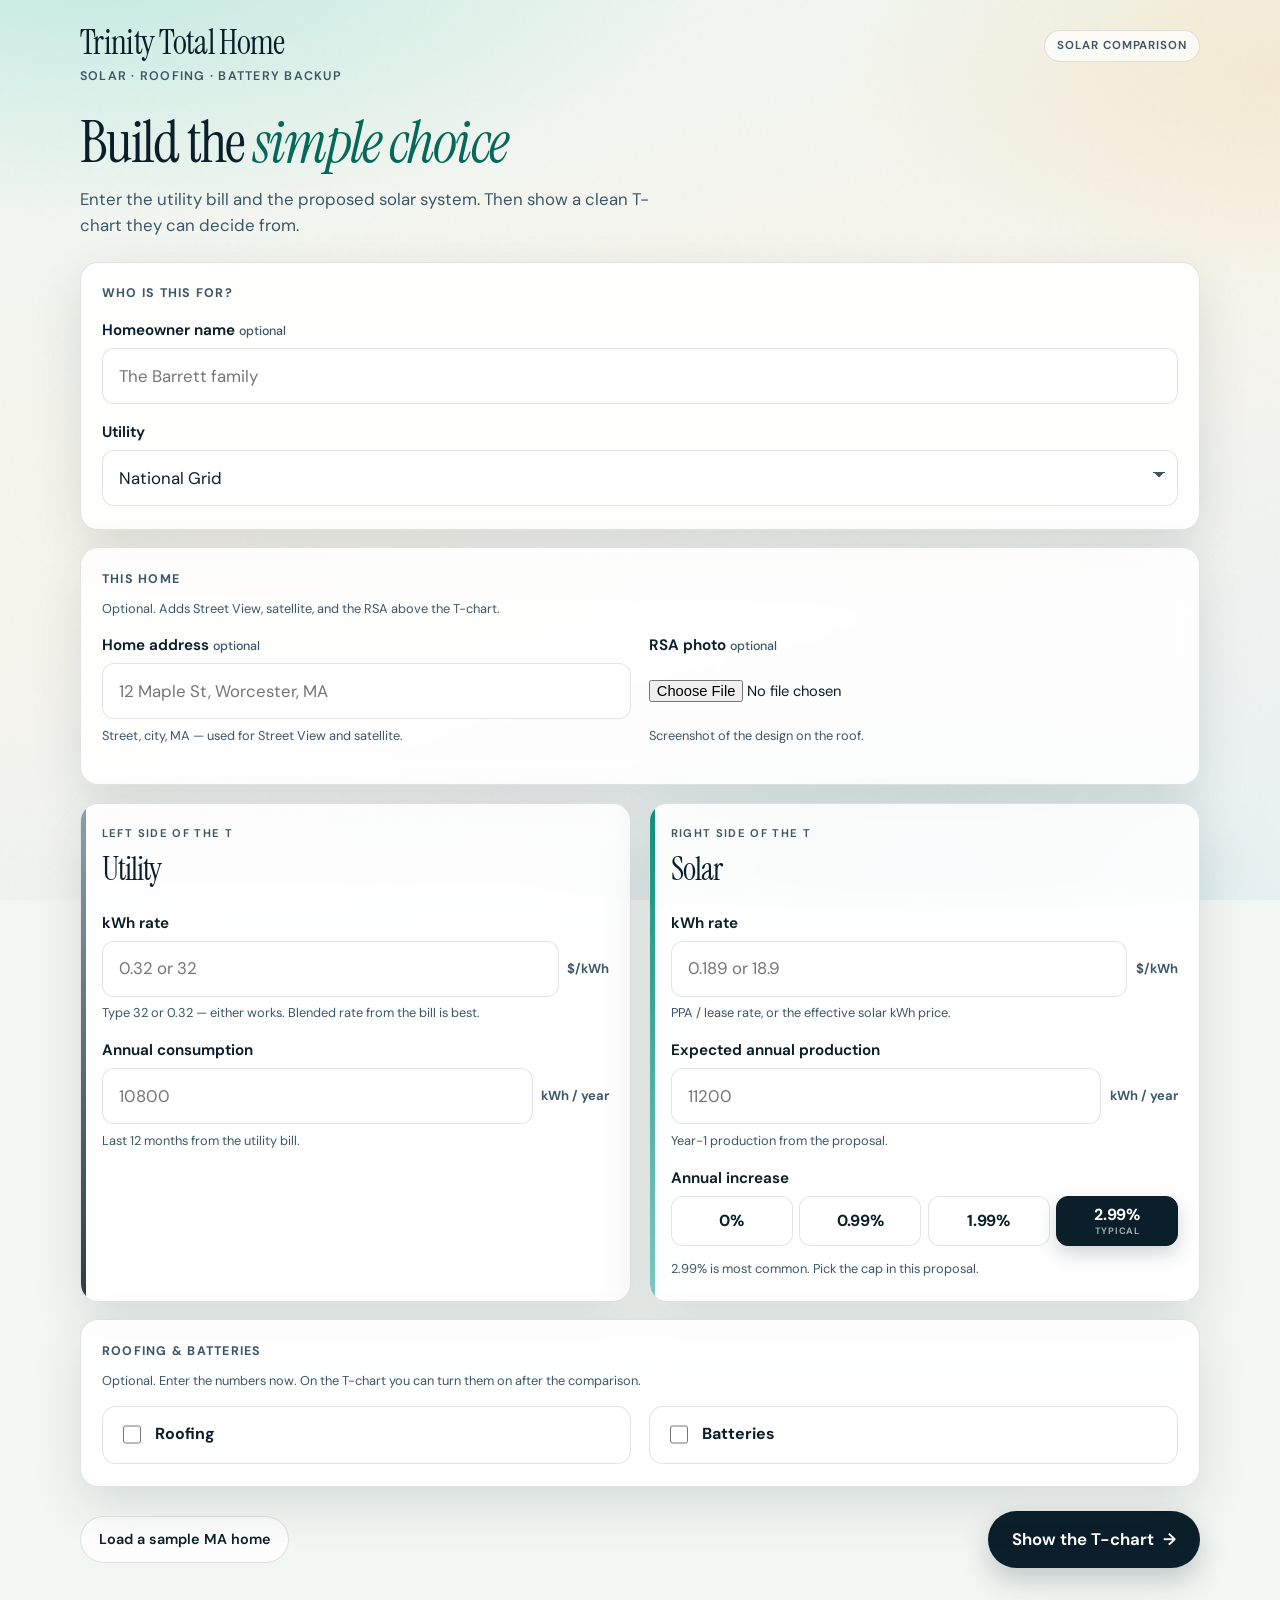
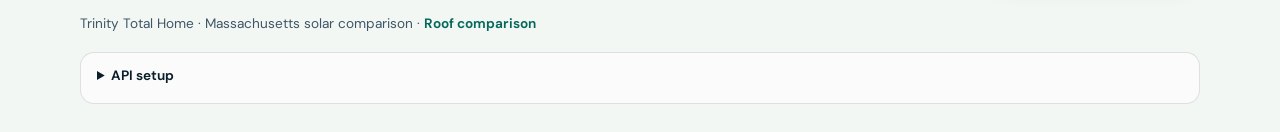
<file: index.html>
<!DOCTYPE html>
<html lang="en">
<head>
  <meta charset="UTF-8" />
  <meta name="viewport" content="width=device-width, initial-scale=1.0, viewport-fit=cover" />
  <meta name="apple-mobile-web-app-capable" content="yes" />
  <meta name="apple-mobile-web-app-title" content="Trinity Solar" />
  <meta http-equiv="Cache-Control" content="no-cache, no-store, must-revalidate" />
  <meta http-equiv="Pragma" content="no-cache" />
  <title>The Simple Choice | Trinity Total Home</title>
  <style>
    html, body { margin: 0; min-height: 100vh; background: #f3f7f4; }
    body {
      display: grid;
      place-items: center;
      font-family: system-ui, sans-serif;
      color: #0b1f2a;
    }
  </style>
  <script>
    // GitHub Pages caches HTML for 10 minutes. This shell always loads
    // tchart-app.html with a unique query so the latest comparison is used.
    location.replace("tchart-app.html?t=" + Date.now() + location.hash);
  </script>
</head>
<body>
  <p>Loading the T-chart…</p>
  <noscript><a href="tchart-app.html">Open the T-chart</a></noscript>
</body>
</html>
</file>
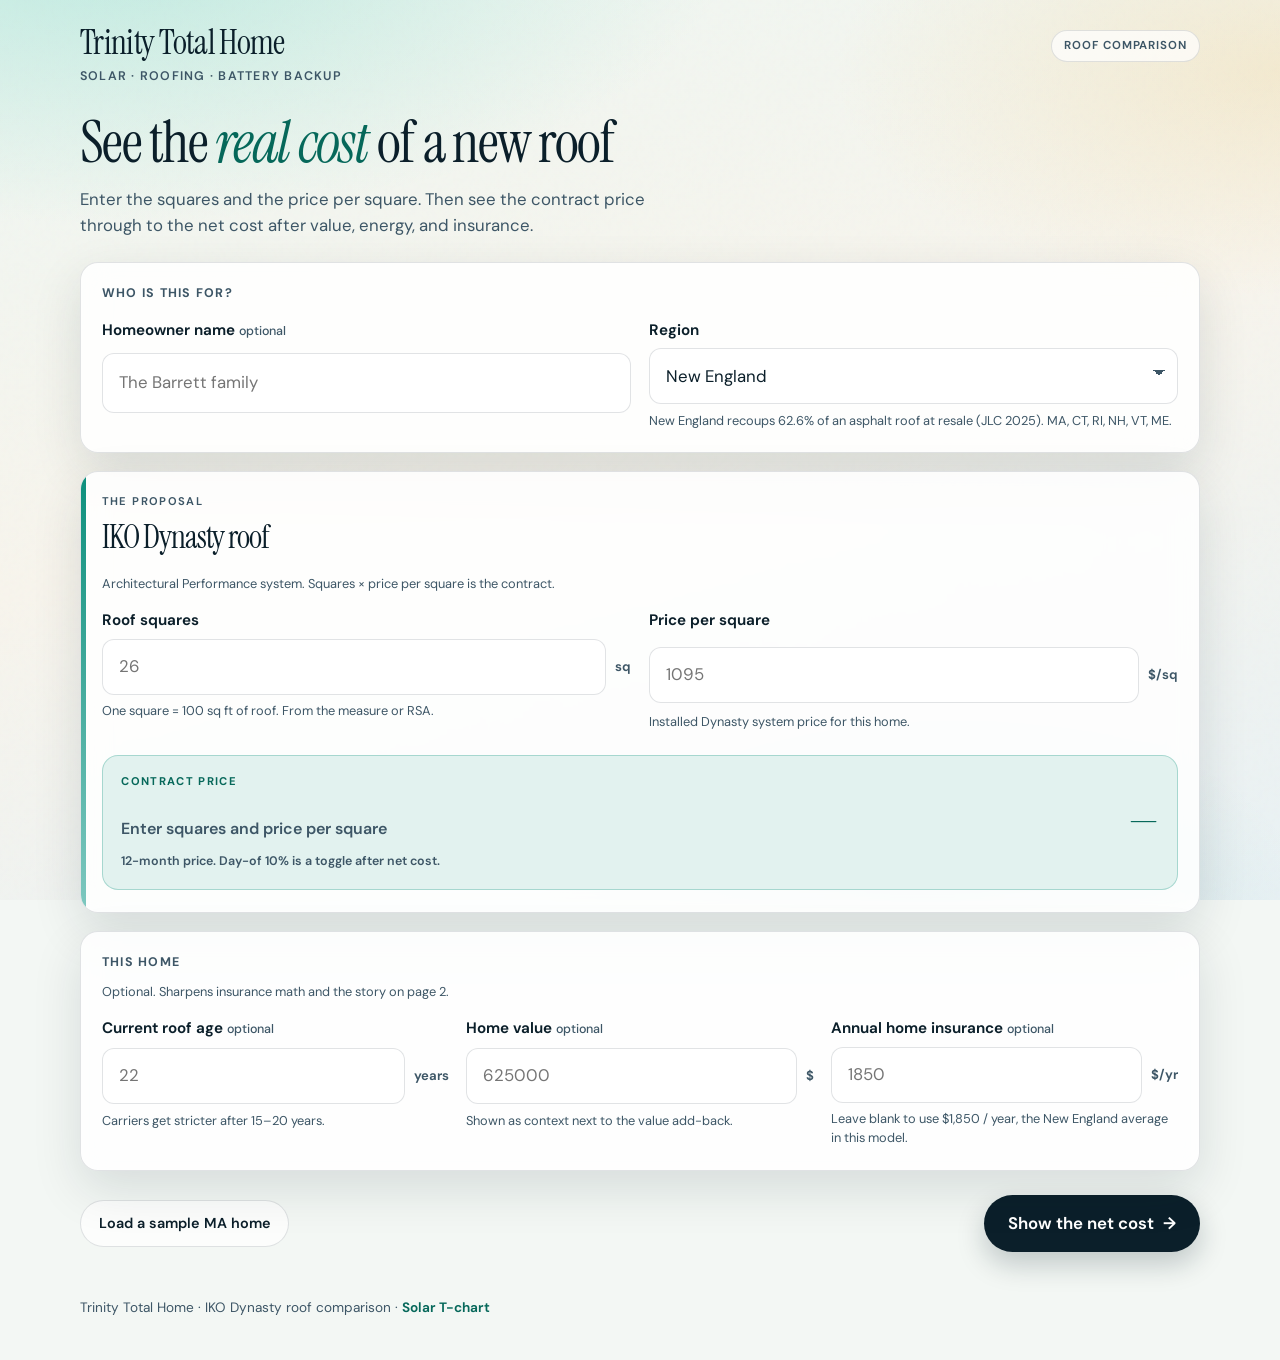
<file: roof-app.html>
<!DOCTYPE html>
<html lang="en">
<head>
  <meta charset="UTF-8" />
  <meta name="viewport" content="width=device-width, initial-scale=1.0, viewport-fit=cover" />
  <meta name="apple-mobile-web-app-capable" content="yes" />
  <meta name="apple-mobile-web-app-status-bar-style" content="black-translucent" />
  <meta name="apple-mobile-web-app-title" content="Trinity Roof" />
  <meta http-equiv="Cache-Control" content="no-cache, no-store, must-revalidate" />
  <title>The Real Cost of a New Roof | Trinity Total Home</title>
  <link rel="preconnect" href="https://fonts.googleapis.com" />
  <link rel="preconnect" href="https://fonts.gstatic.com" crossorigin />
  <link href="https://fonts.googleapis.com/css2?family=DM+Sans:ital,opsz,wght@0,9..40,400;0,9..40,500;0,9..40,600;0,9..40,700;1,9..40,400&family=Instrument+Serif:ital@0;1&display=swap" rel="stylesheet" />
  <link rel="stylesheet" href="styles.css?v=roof13" />
  <link rel="stylesheet" href="roof.css?v=roof13" />
</head>
<body class="roof-tool">
  <div class="atmosphere" aria-hidden="true"></div>

  <!-- ───────── Page 1: Intake ───────── -->
  <div id="screen-input" class="screen is-active" data-screen="input">
    <header class="site-header">
      <div>
        <p class="brand">Trinity Total Home</p>
        <p class="brand-sub">Solar · Roofing · Battery Backup</p>
      </div>
      <p class="tool-chip">Roof comparison</p>
    </header>

    <main class="intake">
      <section class="hero">
        <h1>See the <em>real cost</em> of a new roof</h1>
        <p class="lede">
          Enter the squares and the price per square. Then see the contract price
          through to the net cost after value, energy, and insurance.
        </p>
      </section>

      <form id="intake-form" class="intake-grid" autocomplete="off">
        <section class="panel identity">
          <h2>Who is this for?</h2>
          <div class="home-intake-grid">
            <label class="field">
              <span class="field-label">Homeowner name <span class="optional">optional</span></span>
              <input id="customer-name" type="text" placeholder="The Barrett family" enterkeyhint="next" />
            </label>
            <label class="field">
              <span class="field-label">Region</span>
              <select id="region">
                <option value="new-england" selected>New England</option>
                <option value="middle-atlantic">Middle Atlantic</option>
                <option value="south-atlantic">South Atlantic</option>
                <option value="east-north-central">East North Central</option>
                <option value="west-north-central">West North Central</option>
                <option value="east-south-central">East South Central</option>
                <option value="west-south-central">West South Central</option>
                <option value="mountain">Mountain</option>
                <option value="pacific">Pacific</option>
                <option value="national">National average</option>
              </select>
              <span class="hint" id="region-hint"></span>
            </label>
          </div>
        </section>

        <section class="panel side-card side-solar roof-job">
          <p class="side-kicker">The proposal</p>
          <h2>IKO Dynasty roof</h2>
          <p class="hint identity-lead">Architectural Performance system. Squares × price per square is the contract.</p>
          <div class="home-intake-grid">
            <label class="field">
              <span class="field-label">Roof squares</span>
              <div class="input-with-unit">
                <input
                  id="squares"
                  type="number"
                  min="0"
                  step="any"
                  inputmode="decimal"
                  placeholder="26"
                  required
                />
                <span class="unit">sq</span>
              </div>
              <span class="hint">One square = 100 sq ft of roof. From the measure or RSA.</span>
            </label>
            <label class="field">
              <span class="field-label">Price per square</span>
              <div class="input-with-unit">
                <input
                  id="price-per-square"
                  type="text"
                  inputmode="decimal"
                  placeholder="1095"
                  required
                />
                <span class="unit">$/sq</span>
              </div>
              <span class="hint">Installed Dynasty system price for this home.</span>
            </label>
          </div>
          <div class="live-total" id="live-total-card">
            <p class="live-kicker">Contract price</p>
            <p class="live-math" id="live-math">Enter squares and price per square</p>
            <p class="live-amount" id="live-total">—</p>
            <p class="live-hint">12-month price. Day-of 10% is a toggle after net cost.</p>
          </div>
        </section>

        <section class="panel identity home-intake">
          <h2>This home</h2>
          <p class="hint identity-lead">Optional. Sharpens insurance math and the story on page 2.</p>
          <div class="roof-optional-grid">
            <label class="field">
              <span class="field-label">Current roof age <span class="optional">optional</span></span>
              <div class="input-with-unit">
                <input id="roof-age" type="number" min="0" max="80" step="1" inputmode="numeric" placeholder="22" />
                <span class="unit">years</span>
              </div>
              <span class="hint">Carriers get stricter after 15–20 years.</span>
            </label>
            <label class="field">
              <span class="field-label">Home value <span class="optional">optional</span></span>
              <div class="input-with-unit">
                <input id="home-value" type="text" inputmode="decimal" placeholder="625000" />
                <span class="unit">$</span>
              </div>
              <span class="hint">Shown as context next to the value add-back.</span>
            </label>
            <label class="field">
              <span class="field-label">Annual home insurance <span class="optional">optional</span></span>
              <div class="input-with-unit">
                <input id="insurance-premium" type="text" inputmode="decimal" placeholder="1850" />
                <span class="unit">$/yr</span>
              </div>
              <span class="hint" id="premium-hint">Leave blank to use the regional average.</span>
            </label>
          </div>
        </section>

        <div class="intake-actions">
          <button type="button" class="btn-ghost" id="sample-btn">Load a sample MA home</button>
          <button type="submit" class="btn-primary" id="present-btn">
            Show the net cost
            <span aria-hidden="true">→</span>
          </button>
        </div>
      </form>
    </main>

    <footer class="site-footer">
      <p>Trinity Total Home · IKO Dynasty roof comparison · <a href="index.html">Solar T-chart</a></p>
    </footer>
  </div>

  <!-- ───────── Page 2: Net cost ───────── -->
  <div id="screen-chart" class="screen" data-screen="chart" hidden>
    <header class="present-header">
      <div class="present-brand">
        <p class="brand">Trinity Total Home</p>
        <p class="brand-sub" id="present-kicker">A new Dynasty roof</p>
      </div>
      <div class="present-tools">
        <button type="button" class="text-btn" id="walk-btn" aria-pressed="false">Walk through</button>
        <button type="button" class="text-btn" id="share-btn">Share</button>
        <button type="button" class="text-btn" id="edit-btn">Edit numbers</button>
      </div>
    </header>

    <main class="present">
      <p class="shared-banner" id="shared-banner" hidden>
        Numbers are locked from your Trinity visit. You can still walk through,
        toggle price and years, and open ROOFViewer.
      </p>
      <p class="prepared-for" id="prepared-for"></p>
      <h1 class="present-title">The price on the proposal. <em>Then what you get back.</em></h1>

      <section class="job-recap">
        <div class="job-recap-item">
          <p class="job-recap-label">Squares</p>
          <p class="job-recap-value" id="recap-squares">—</p>
        </div>
        <p class="job-recap-times" aria-hidden="true">×</p>
        <div class="job-recap-item">
          <p class="job-recap-label">Per square</p>
          <p class="job-recap-value" id="recap-pps">—</p>
        </div>
        <p class="job-recap-times" aria-hidden="true">=</p>
        <div class="job-recap-item is-total">
          <p class="job-recap-label">IKO Dynasty system</p>
          <p class="job-recap-value" id="recap-total">—</p>
        </div>
      </section>

      <article class="waterfall" id="waterfall" aria-label="Roof net cost after benefits">
        <div class="waterfall-row" data-step="1">
          <div class="wf-copy">
            <p class="wf-kicker">01</p>
            <h2>Total cost</h2>
            <p class="wf-note" id="wf-total-note">Squares × price per square</p>
          </div>
          <p class="wf-amount" id="wf-total">—</p>
        </div>

        <div
          class="waterfall-row is-credit has-detail"
          data-step="2"
          data-benefit="value"
          role="button"
          tabindex="0"
          aria-haspopup="dialog"
        >
          <div class="wf-copy">
            <p class="wf-kicker">02 · less</p>
            <h2>Value add-back</h2>
            <p class="wf-note" id="wf-value-note">Regional resale recoup on an asphalt roof</p>
          </div>
          <div class="wf-figure">
            <p class="wf-amount" id="wf-value">—</p>
            <p class="wf-sources">Sources</p>
          </div>
        </div>

        <div
          class="waterfall-row is-credit has-detail"
          data-step="3"
          data-benefit="energy"
          role="button"
          tabindex="0"
          aria-haspopup="dialog"
        >
          <div class="wf-copy">
            <p class="wf-kicker">03 · less</p>
            <h2>Energy efficiency</h2>
            <p class="wf-note" id="wf-energy-note">Old roof → new Dynasty system</p>
          </div>
          <div class="wf-figure">
            <p class="wf-amount" id="wf-energy">—</p>
            <p class="wf-sources">Sources</p>
          </div>
        </div>

        <div
          class="waterfall-row is-credit has-detail"
          data-step="4"
          data-benefit="insurance"
          role="button"
          tabindex="0"
          aria-haspopup="dialog"
        >
          <div class="wf-copy">
            <p class="wf-kicker">04 · less</p>
            <h2>Insurance benefits</h2>
            <p class="wf-note" id="wf-insurance-note">Typical new-roof credit</p>
          </div>
          <div class="wf-figure">
            <p class="wf-amount" id="wf-insurance">—</p>
            <p class="wf-sources">Sources</p>
          </div>
        </div>

        <div class="waterfall-row is-net" data-step="5">
          <div class="wf-copy">
            <p class="wf-kicker">05</p>
            <h2 id="wf-net-title">Net cost after benefits</h2>
            <p class="wf-note" id="wf-net-note">What remains after value, energy, and insurance</p>
          </div>
          <p class="wf-amount" id="wf-net">—</p>
        </div>
      </article>

      <div class="price-path" id="price-path" data-step="5">
        <p class="util-path-label">Which price</p>
        <div class="util-path-pills roof-price-pills" role="radiogroup" aria-label="Contract price">
          <label>
            <input type="radio" name="price-mode" value="year" checked />
            <span>1 year price<small>as entered</small></span>
          </label>
          <label>
            <input type="radio" name="price-mode" value="day-of" />
            <span>Day of<small>10% off overhead</small></span>
          </label>
        </div>
      </div>

      <p class="net-per-square" id="net-per-square" data-step="5"></p>

      <section class="story benefit-story" data-step="6">
        <div class="story-card">
          <p class="story-kicker">Home value</p>
          <h3 id="value-headline">Buyers pay for a new roof.</h3>
          <p id="value-body"></p>
          <div class="cap-badge">
            <p class="cap-num" id="value-badge">—</p>
            <p class="cap-copy" id="value-badge-copy">typically recouped at resale</p>
          </div>
          <a
            class="source-link"
            href="https://www.jlconline.com/cost-vs-value/2025/"
            target="_blank"
            rel="noopener noreferrer"
          >Source: JLC Cost vs. Value 2025</a>
        </div>

        <div class="story-card">
          <p class="story-kicker">Energy</p>
          <h3>An old roof leaks more than water.</h3>
          <p id="energy-body"></p>
          <div class="cap-badge">
            <p class="cap-num" id="energy-badge">—</p>
            <p class="cap-copy" id="energy-badge-copy">annual efficiency benefit</p>
          </div>
          <p class="cap-foot">IKO Dynasty architectural system vs. an aged roof</p>
        </div>

        <div class="story-card">
          <p class="story-kicker">Insurance</p>
          <h3 id="insurance-headline">Carriers price the roof they see.</h3>
          <p id="insurance-body"></p>
          <div class="cap-badge">
            <p class="cap-num" id="insurance-badge">—</p>
            <p class="cap-copy" id="insurance-badge-copy">typical annual premium relief</p>
          </div>
          <p class="cap-foot">Regional / national new-roof credit averages</p>
        </div>

        <article class="story-card dynasty-card">
          <p class="story-kicker">The system</p>
          <h3>IKO Dynasty. <em>Architectural Performance.</em></h3>
          <p>
            This is a full Dynasty system — not a 3-tab swap. Laminated
            architectural shingles with a 1¼-inch ArmourZone nailing band,
            FastLock sun-activated sealant, Class 3 impact rating, and a limited
            wind warranty up to 130 mph. Limited lifetime coverage with 15-year
            Iron Clad protection, plus blue-green algae resistance. Three bundles
            cover a true square.
          </p>
          <div class="cap-badge">
            <p class="cap-num">Class 3</p>
            <p class="cap-copy">impact · 130 mph wind · 15-year Iron Clad</p>
          </div>
          <div class="dynasty-links">
            <a
              class="source-link"
              href="https://www.iko.com/na/product/dynasty/"
              target="_blank"
              rel="noopener noreferrer"
            >IKO Dynasty product page</a>
            <a
              class="source-link"
              href="https://mediaresourcecenter.iko.com/m/9cb658bc5b184278/original/IKO_TDS_DYST_EN.pdf"
              target="_blank"
              rel="noopener noreferrer"
            >Technical data sheet (PDF)</a>
            <a
              class="source-link"
              href="https://www.iko.com/na/wp-content/uploads/2025/03/IKO_DYST_HO_BROCH_CA_EN.pdf"
              target="_blank"
              rel="noopener noreferrer"
            >Homeowner brochure (PDF)</a>
            <a
              class="source-link"
              href="https://www.iko.com/na/product/dynasty-cool-plus/"
              target="_blank"
              rel="noopener noreferrer"
            >Cool Colors Plus</a>
            <a
              class="source-link"
              href="https://www.iko.com/na/document-library/"
              target="_blank"
              rel="noopener noreferrer"
            >IKO document library</a>
            <a
              class="source-link"
              href="https://www.iko.com/na/roofviewer/"
              target="_blank"
              rel="noopener noreferrer"
            >ROOFViewer</a>
          </div>
        </article>
      </section>

      <section class="story-card roof-viewer" id="roof-viewer" data-step="7">
        <p class="story-kicker">See it on the house</p>
        <h3>IKO <em>ROOFViewer</em></h3>
        <p>
          IKO’s visualizer — the same one on their site. Upload a photo of this
          house (or pick a stock home) and try Dynasty colors on the actual roof.
          Photo upload and rendering stay inside IKO’s tool.
        </p>
        <div class="roof-viewer-actions">
          <button type="button" class="btn-primary" id="load-roofviewer">
            Reload ROOFViewer
          </button>
          <a
            class="source-link"
            href="https://www.iko.com/na/roofviewer/"
            target="_blank"
            rel="noopener noreferrer"
          >Open on IKO’s site</a>
        </div>
        <div class="roof-viewer-frame-wrap" id="roofviewer-frame-wrap" hidden>
          <iframe
            id="roofviewer-frame"
            class="roof-viewer-frame"
            title="IKO ROOFViewer"
            scrolling="no"
            allow="fullscreen; camera"
            referrerpolicy="no-referrer-when-downgrade"
          ></iframe>
        </div>
        <p class="hint roof-viewer-note">
          Colors in ROOFViewer are illustrative. Confirm Dynasty with a physical
          sample before the homeowner signs.
        </p>
      </section>

      <section class="horizon" data-step="8">
        <div class="horizon-copy">
          <p class="story-kicker">How long the give-backs run</p>
          <h3>Energy and insurance, over the life of the roof</h3>
          <p>
            Value add-back is a one-time resale recoup. Energy and insurance
            accumulate while you own the Dynasty system. Pick the window that
            matches how this family talks about staying.
          </p>
        </div>
        <div class="util-path" id="horizon-path">
          <p class="util-path-label">Benefit window</p>
          <div class="util-path-pills roof-horizon-pills" role="radiogroup" aria-label="Benefit years">
            <label>
              <input type="radio" name="horizon-years" value="10" />
              <span>10 years<small>near-term</small></span>
            </label>
            <label>
              <input type="radio" name="horizon-years" value="20" checked />
              <span>20 years<small>typical</small></span>
            </label>
            <label>
              <input type="radio" name="horizon-years" value="25" />
              <span>25 years<small>Dynasty life</small></span>
            </label>
          </div>
        </div>
        <p class="disclaimer" id="disclaimer"></p>
      </section>
    </main>
  </div>

  <div class="walk-hint" id="walk-hint" hidden>Tap anywhere to reveal the next line</div>
  <div class="cost-pop" id="benefit-pop" hidden>
    <div class="cost-pop-card benefit-pop-card" role="dialog" aria-modal="true" aria-labelledby="benefit-pop-title">
      <p class="story-kicker" id="benefit-pop-kicker">Sources</p>
      <h2 id="benefit-pop-title">What’s in this number</h2>
      <div class="cost-breakdown" id="benefit-pop-math"></div>
      <p class="benefit-pop-body" id="benefit-pop-body"></p>
      <div class="benefit-cites" id="benefit-pop-cites"></div>
      <button type="button" class="text-btn" id="benefit-pop-close">Close</button>
    </div>
  </div>

  <script src="share-state.js?v=roof13"></script>
  <script src="roof.js?v=roof13"></script>
</body>
</html>
</file>
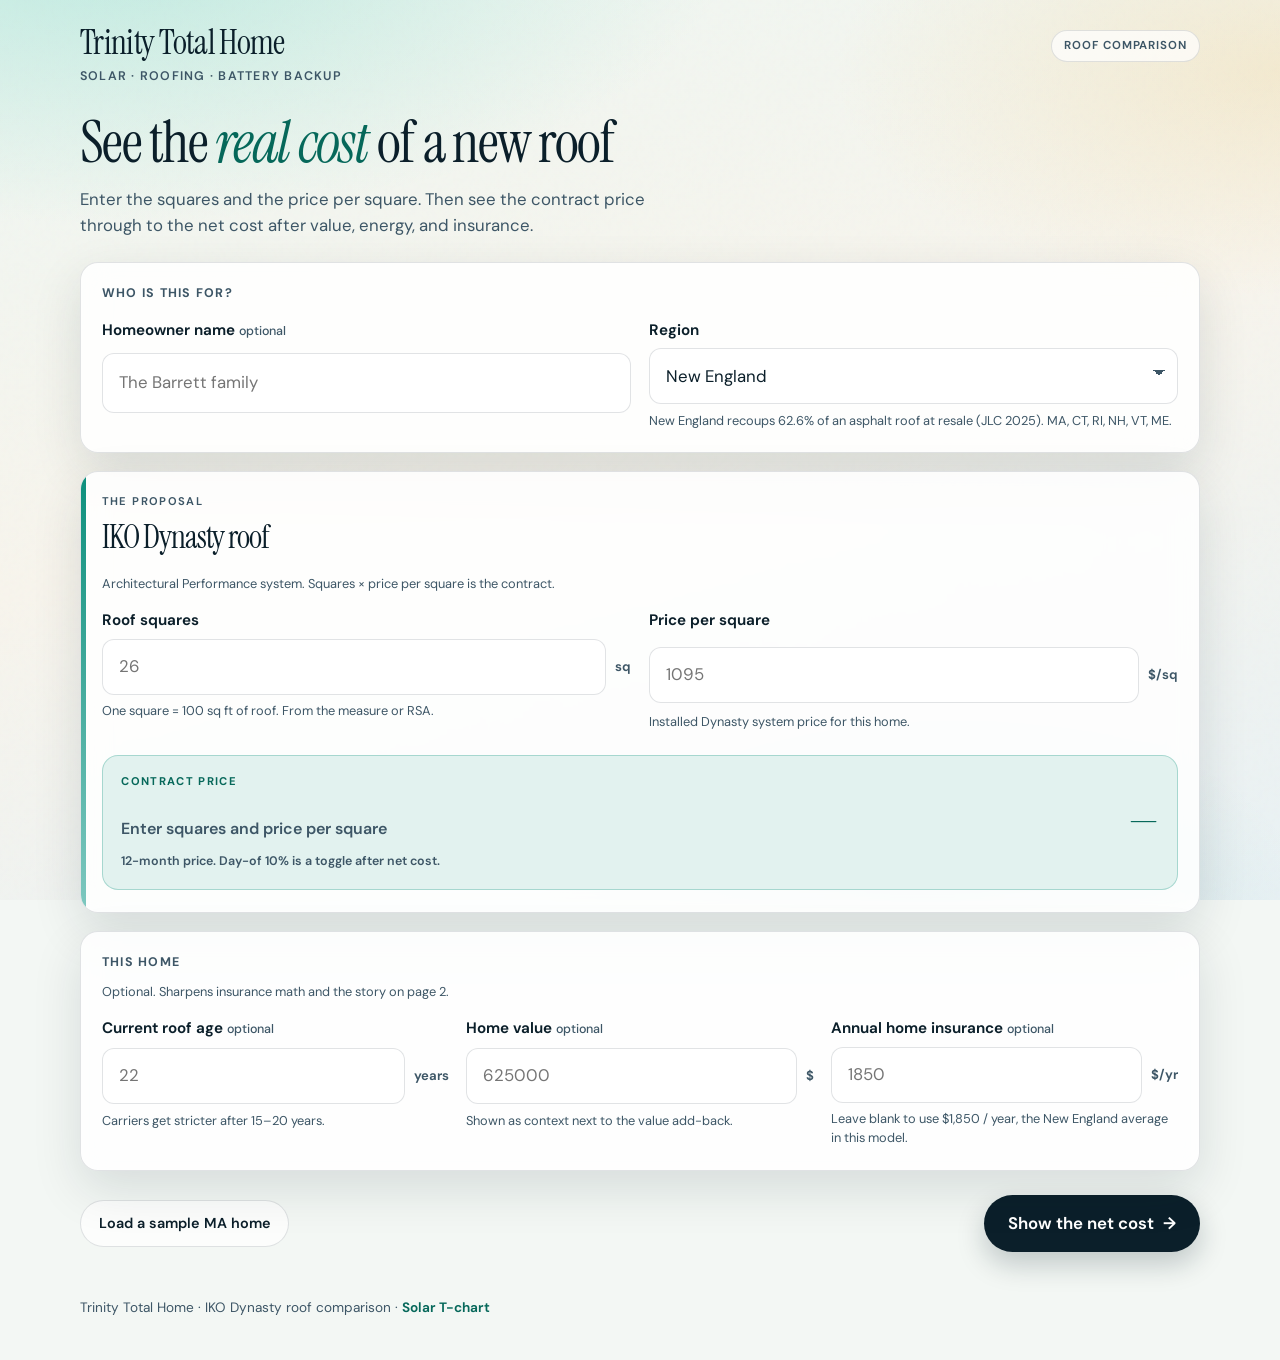
<file: roof.html>
<!DOCTYPE html>
<html lang="en">
<head>
  <meta charset="UTF-8" />
  <meta name="viewport" content="width=device-width, initial-scale=1.0, viewport-fit=cover" />
  <meta name="apple-mobile-web-app-capable" content="yes" />
  <meta name="apple-mobile-web-app-title" content="Trinity Roof" />
  <meta http-equiv="Cache-Control" content="no-cache, no-store, must-revalidate" />
  <meta http-equiv="Pragma" content="no-cache" />
  <title>The Real Cost of a New Roof | Trinity Total Home</title>
  <style>
    html, body { margin: 0; min-height: 100vh; background: #f3f7f4; }
    body {
      display: grid;
      place-items: center;
      font-family: system-ui, sans-serif;
      color: #0b1f2a;
    }
  </style>
  <script>
    // GitHub Pages caches HTML for 10 minutes. This shell always loads
    // roof-app.html with a unique query so the latest comparison is used.
    location.replace("roof-app.html?t=" + Date.now() + location.hash);
  </script>
</head>
<body>
  <p>Loading the roof comparison…</p>
  <noscript><a href="roof-app.html">Open the roof comparison</a></noscript>
</body>
</html>
</file>
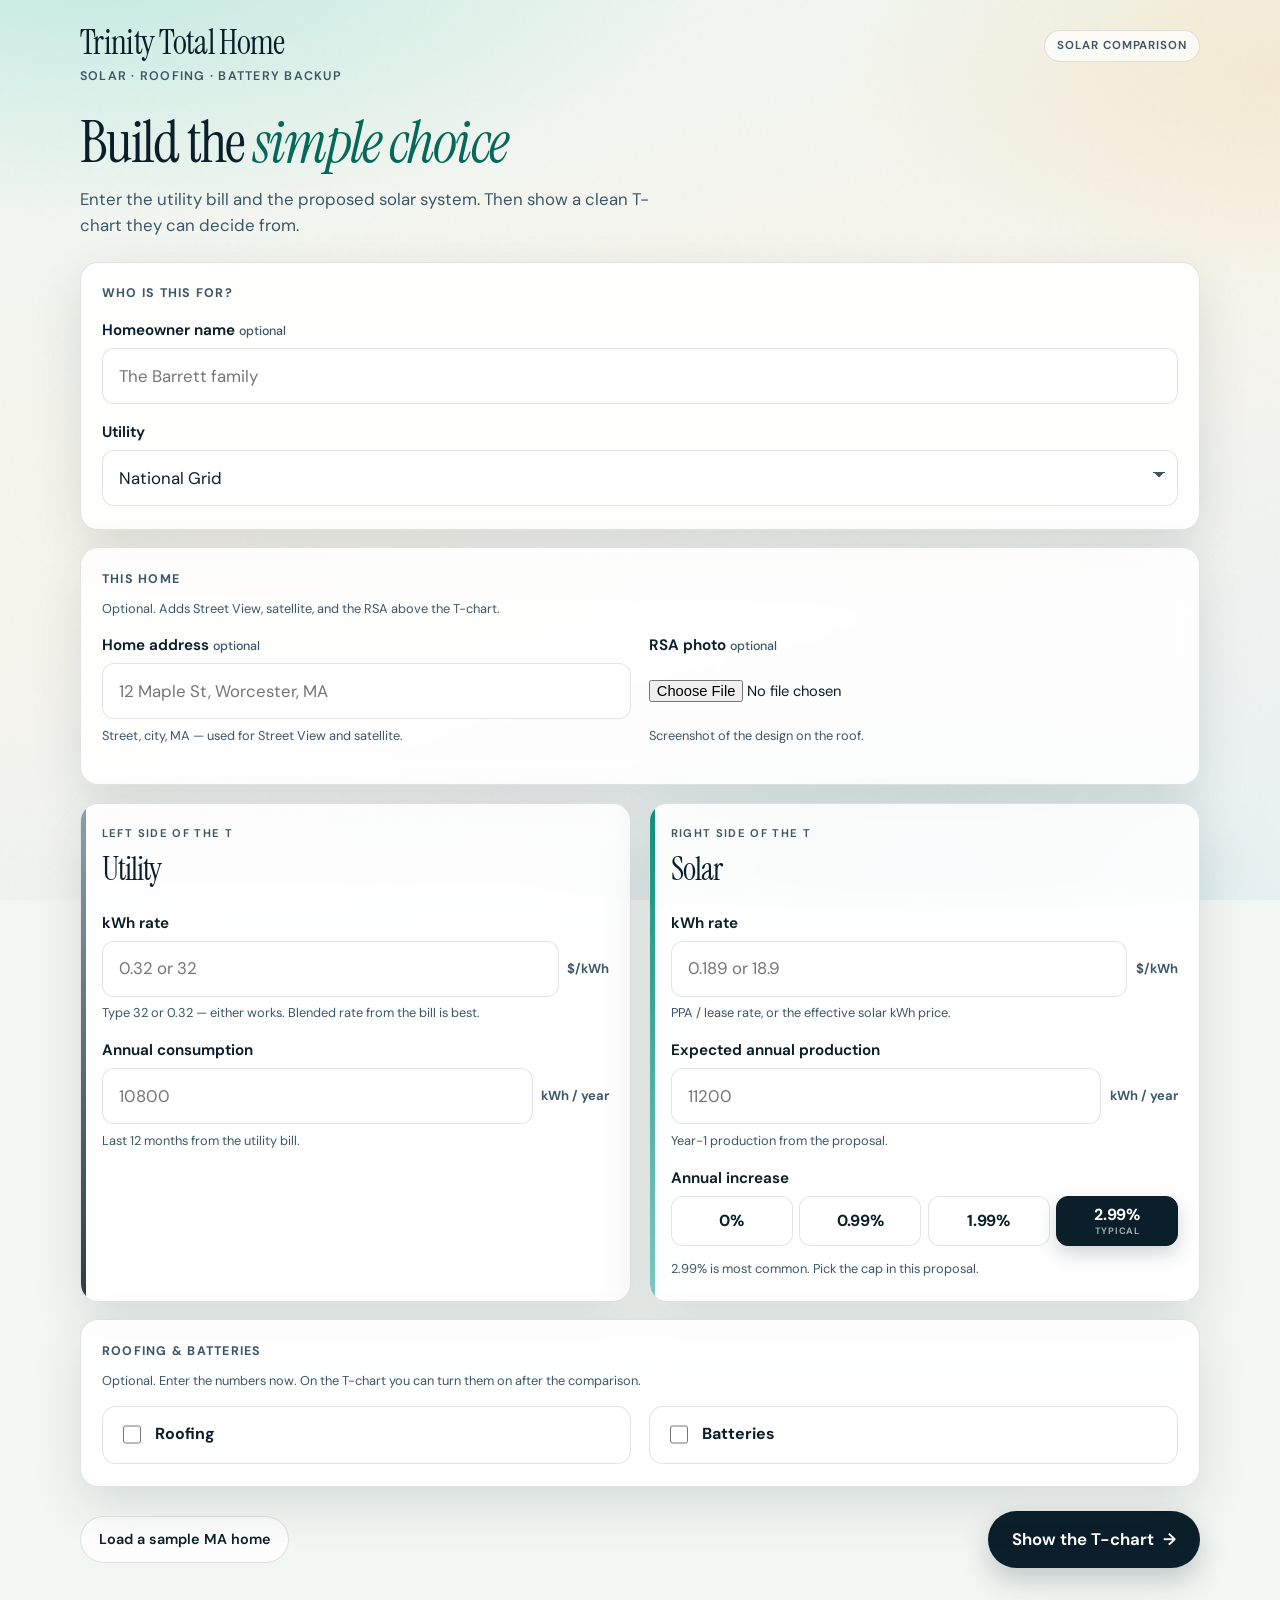
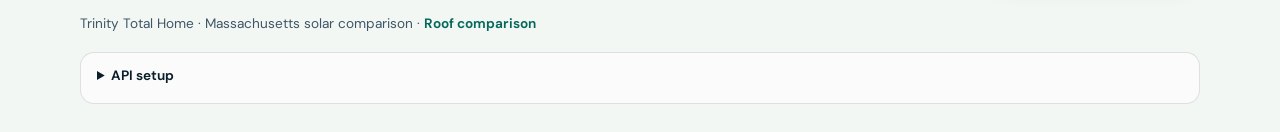
<file: tchart-app.html>
<!DOCTYPE html>
<html lang="en">
<head>
  <meta charset="UTF-8" />
  <meta name="viewport" content="width=device-width, initial-scale=1.0, viewport-fit=cover" />
  <meta name="apple-mobile-web-app-capable" content="yes" />
  <meta name="apple-mobile-web-app-status-bar-style" content="black-translucent" />
  <meta name="apple-mobile-web-app-title" content="Trinity Solar" />
  <meta http-equiv="Cache-Control" content="no-cache, no-store, must-revalidate" />
  <title>The Simple Choice | Trinity Total Home</title>
  <link rel="preconnect" href="https://fonts.googleapis.com" />
  <link rel="preconnect" href="https://fonts.gstatic.com" crossorigin />
  <link href="https://fonts.googleapis.com/css2?family=DM+Sans:ital,opsz,wght@0,9..40,400;0,9..40,500;0,9..40,600;0,9..40,700;1,9..40,400&family=Instrument+Serif:ital@0;1&display=swap" rel="stylesheet" />
  <link rel="stylesheet" href="styles.css?v=home17" />
</head>
<body>
  <div class="atmosphere" aria-hidden="true"></div>

  <!-- ───────── Page 1: Intake ───────── -->
  <div id="screen-input" class="screen is-active" data-screen="input">
    <header class="site-header">
      <div>
        <p class="brand">Trinity Total Home</p>
        <p class="brand-sub">Solar · Roofing · Battery Backup</p>
      </div>
      <p class="tool-chip">Solar comparison</p>
    </header>

    <main class="intake">
      <section class="hero">
        <h1>Build the <em>simple choice</em></h1>
        <p class="lede">
          Enter the utility bill and the proposed solar system. Then show a clean T-chart
          they can decide from.
        </p>
      </section>

      <form id="intake-form" class="intake-grid" autocomplete="off">
        <section class="panel identity">
          <h2>Who is this for?</h2>
          <label class="field">
            <span class="field-label">Homeowner name <span class="optional">optional</span></span>
            <input id="customer-name" type="text" placeholder="The Barrett family" enterkeyhint="next" />
          </label>
          <label class="field">
            <span class="field-label">Utility</span>
            <select id="utility-name">
              <option value="National Grid">National Grid</option>
              <option value="Eversource">Eversource</option>
              <option value="Unitil">Unitil</option>
              <option value="Municipal light">Municipal light department</option>
              <option value="Utility">Other / unspecified</option>
            </select>
          </label>
        </section>

        <section class="panel identity home-intake">
          <h2>This home</h2>
          <p class="hint identity-lead">Optional. Adds Street View, satellite, and the RSA above the T-chart.</p>
          <div class="home-intake-grid">
            <label class="field">
              <span class="field-label">Home address <span class="optional">optional</span></span>
              <input
                id="home-address"
                type="text"
                placeholder="12 Maple St, Worcester, MA"
                enterkeyhint="next"
                autocomplete="street-address"
              />
              <span class="hint">Street, city, MA — used for Street View and satellite.</span>
            </label>
            <label class="field rsa-field">
              <span class="field-label">RSA photo <span class="optional">optional</span></span>
              <input id="rsa-photo" type="file" accept="image/*" />
              <span class="hint">Screenshot of the design on the roof.</span>
              <div class="rsa-preview" id="rsa-preview" hidden>
                <img id="rsa-preview-img" alt="RSA design preview" />
                <button type="button" class="text-btn" id="rsa-clear">Remove</button>
              </div>
            </label>
          </div>
        </section>

        <section class="panel side-card side-utility">
          <p class="side-kicker">Left side of the T</p>
          <h2>Utility</h2>
          <label class="field">
            <span class="field-label">kWh rate</span>
            <div class="input-with-unit">
              <input
                id="utility-rate"
                type="number"
                min="0"
                step="any"
                inputmode="decimal"
                placeholder="0.32 or 32"
                required
              />
              <span class="unit" id="utility-rate-hint">$/kWh</span>
            </div>
            <span class="hint">Type 32 or 0.32 — either works. Blended rate from the bill is best.</span>
          </label>
          <label class="field">
            <span class="field-label">Annual consumption</span>
            <div class="input-with-unit">
              <input
                id="utility-kwh"
                type="number"
                min="0"
                step="1"
                inputmode="numeric"
                placeholder="10800"
                required
              />
              <span class="unit">kWh / year</span>
            </div>
            <span class="hint">Last 12 months from the utility bill.</span>
          </label>
        </section>

        <section class="panel side-card side-solar">
          <p class="side-kicker">Right side of the T</p>
          <h2>Solar</h2>
          <label class="field">
            <span class="field-label">kWh rate</span>
            <div class="input-with-unit">
              <input
                id="solar-rate"
                type="number"
                min="0"
                step="any"
                inputmode="decimal"
                placeholder="0.189 or 18.9"
                required
              />
              <span class="unit" id="solar-rate-hint">$/kWh</span>
            </div>
            <span class="hint">PPA / lease rate, or the effective solar kWh price.</span>
          </label>
          <label class="field">
            <span class="field-label">Expected annual production</span>
            <div class="input-with-unit">
              <input
                id="solar-kwh"
                type="number"
                min="0"
                step="1"
                inputmode="numeric"
                placeholder="11200"
                required
              />
              <span class="unit">kWh / year</span>
            </div>
            <span class="hint">Year-1 production from the proposal.</span>
          </label>
          <fieldset class="field escalator-field">
            <legend class="field-label">Annual increase</legend>
            <div class="escalator-pills" role="radiogroup" aria-label="Solar annual increase">
              <label>
                <input type="radio" name="solar-escalator" value="0" />
                <span>0%</span>
              </label>
              <label>
                <input type="radio" name="solar-escalator" value="0.0099" />
                <span>0.99%</span>
              </label>
              <label>
                <input type="radio" name="solar-escalator" value="0.0199" />
                <span>1.99%</span>
              </label>
              <label>
                <input type="radio" name="solar-escalator" value="0.0299" checked />
                <span>2.99%<small>typical</small></span>
              </label>
            </div>
            <span class="hint">2.99% is most common. Pick the cap in this proposal.</span>
          </fieldset>
        </section>

        <section class="panel addons-intake">
          <h2>Roofing &amp; batteries</h2>
          <p class="hint identity-lead">Optional. Enter the numbers now. On the T-chart you can turn them on after the comparison.</p>
          <div class="addons-intake-grid">
            <div class="addon-block">
              <label class="addon-check">
                <input type="checkbox" id="roofing-include" />
                <span>Roofing</span>
              </label>
              <div class="addon-fields" id="roofing-fields" hidden>
                <label class="field">
                  <span class="field-label">Total contract price</span>
                  <div class="input-with-unit">
                    <input id="roofing-price" type="text" inputmode="decimal" placeholder="28500" />
                    <span class="unit">$</span>
                  </div>
                </label>
                <label class="field">
                  <span class="field-label">Monthly payment</span>
                  <div class="input-with-unit">
                    <input id="roofing-monthly" type="text" inputmode="decimal" placeholder="219" />
                    <span class="unit">$/mo</span>
                  </div>
                  <span class="hint">Typically financed.</span>
                </label>
              </div>
            </div>
            <div class="addon-block">
              <label class="addon-check">
                <input type="checkbox" id="battery-include" />
                <span>Batteries</span>
              </label>
              <div class="addon-fields" id="battery-fields" hidden>
                <label class="field">
                  <span class="field-label">Monthly payment</span>
                  <div class="input-with-unit">
                    <input id="battery-monthly" type="text" inputmode="decimal" placeholder="95" />
                    <span class="unit">$/mo</span>
                  </div>
                  <span class="hint">Financed or as a monthly adder.</span>
                </label>
              </div>
            </div>
          </div>
        </section>

        <div class="intake-actions">
          <button type="button" class="btn-ghost" id="sample-btn">Load a sample MA home</button>
          <button type="submit" class="btn-primary" id="present-btn">
            Show the T-chart
            <span aria-hidden="true">→</span>
          </button>
        </div>
      </form>
    </main>

    <footer class="site-footer">
      <p>Trinity Total Home · Massachusetts solar comparison · <a href="roof.html">Roof comparison</a></p>
      <details class="api-setup" id="api-setup">
        <summary>API setup</summary>
        <p>Paste a Google Maps key once per iPad. Restrict it to this website. Street View and satellite use that key.</p>
        <label class="field">
          <span class="field-label">Google Maps key</span>
          <input id="google-maps-key" type="password" autocomplete="off" spellcheck="false" />
        </label>
        <label class="field" hidden>
          <span class="field-label">Flyover worker URL</span>
          <input
            id="flyover-worker-url"
            type="text"
            inputmode="url"
            placeholder="https://trinity-flyover.your-name.workers.dev"
            autocomplete="off"
            spellcheck="false"
          />
        </label>
        <button type="button" class="text-btn" id="save-keys-btn">Save on this device</button>
        <p class="hint" id="keys-status"></p>
      </details>
    </footer>
  </div>

  <!-- ───────── Page 2: T-chart ───────── -->
  <div id="screen-chart" class="screen" data-screen="chart" hidden>
    <header class="present-header">
      <div class="present-brand">
        <p class="brand">Trinity Total Home</p>
        <p class="brand-sub" id="present-kicker">A simple choice</p>
      </div>
      <div class="present-tools">
        <button type="button" class="text-btn" id="walk-btn" aria-pressed="false">Walk through</button>
        <button type="button" class="text-btn" id="share-btn">Share</button>
        <button type="button" class="text-btn" id="edit-btn">Edit numbers</button>
      </div>
    </header>

    <main class="present">
      <p class="shared-banner" id="shared-banner" hidden>
        Numbers and home photos are locked from your Trinity visit. You can still
        walk through the T-chart and turn roofing or batteries on.
      </p>
      <p class="prepared-for" id="prepared-for"></p>
      <h1 class="present-title">Two paths. <em>One easy choice.</em></h1>

      <div class="visualize-wrap" id="visualize-wrap" hidden>
        <button type="button" class="btn-primary" id="visualize-btn">Visualize the future</button>
      </div>

      <section class="home-flyover" id="home-flyover" data-step="0" hidden>
        <p class="story-kicker">This home</p>
        <h2 class="flyover-heading">Your roof. Your design.</h2>
        <p class="flyover-address" id="flyover-address"></p>

        <div class="flyover-player" id="flyover-player" hidden>
          <video id="flyover-video" controls playsinline></video>
          <button type="button" class="text-btn" id="show-stills-btn">Show stills</button>
        </div>

        <div class="flyover-stills" id="flyover-stills">
          <figure>
            <div class="still-frame">
              <img id="street-img" alt="Street View of the home" hidden />
              <p class="still-placeholder" id="street-placeholder">Street View</p>
            </div>
            <figcaption>Street View</figcaption>
          </figure>
          <figure>
            <div class="still-frame">
              <img id="satellite-img" alt="Satellite view of the home" hidden />
              <p class="still-placeholder" id="satellite-placeholder">Satellite</p>
            </div>
            <figcaption>Satellite</figcaption>
          </figure>
          <figure>
            <div class="still-frame">
              <img id="rsa-still-img" alt="RSA solar design" hidden />
              <p class="still-placeholder" id="rsa-placeholder">RSA design</p>
            </div>
            <figcaption>RSA design</figcaption>
          </figure>
        </div>

        <div class="flyover-actions" id="flyover-actions" hidden>
          <button type="button" class="btn-primary" id="generate-flyover" disabled>
            Generate flyover
          </button>
          <p class="flyover-note" id="flyover-note">Flyover unlocks when Imagine is connected.</p>
        </div>
        <p class="flyover-limits">
          Street View, satellite, and the RSA for this home — not a measured 3D model of the roof.
          Some MA streets have no Street View.
        </p>
        <button type="button" class="text-btn" id="hide-flyover-btn">Hide home view</button>
      </section>

      <article class="tchart" id="tchart" aria-label="Utility versus solar comparison">
        <div class="tchart-head">
          <div class="head-cell util">
            <p class="head-kicker" id="util-head-kicker">Utility</p>
            <h2 id="util-head">Utility</h2>
            <p class="head-note">Stay the course</p>
          </div>
          <div class="t-join" aria-hidden="true"></div>
          <div class="head-cell solar">
            <p class="head-kicker">Trinity Solar</p>
            <h2>Solar</h2>
            <p class="head-note">Take control</p>
          </div>
        </div>

        <div class="tchart-row" data-step="1">
          <div class="cell util">
            <p class="cell-value" id="util-rate">—</p>
            <p class="cell-sub" id="util-rate-sub">per kWh</p>
          </div>
          <div class="row-label">
            <span>01</span>
            kWh rate
          </div>
          <div class="cell solar">
            <p class="cell-value" id="solar-rate-out">—</p>
            <p class="cell-sub">locked-in per kWh</p>
          </div>
        </div>

        <div class="tchart-row" data-step="2">
          <div class="cell util">
            <p class="cell-value" id="util-kwh-out">—</p>
            <p class="cell-sub">used each year</p>
          </div>
          <div class="row-label">
            <span>02</span>
            kWh / year
          </div>
          <div class="cell solar">
            <p class="cell-value" id="solar-kwh-out">—</p>
            <p class="cell-sub" id="coverage-sub">produced each year</p>
          </div>
        </div>

        <div class="tchart-row" data-step="3">
          <div class="cell util">
            <p class="cell-value" id="util-annual">—</p>
            <p class="cell-sub">year one</p>
          </div>
          <div class="row-label">
            <span>03</span>
            Annual cost
          </div>
          <div class="cell solar" id="annual-solar-cell">
            <p class="cell-value" id="solar-annual">—</p>
            <p class="cell-sub" id="annual-save-sub">year one</p>
          </div>
        </div>

        <div class="tchart-row is-close" data-step="4">
          <div class="cell util">
            <p class="cell-value" id="util-monthly">—</p>
            <p class="cell-sub">average month</p>
          </div>
          <div class="row-label">
            <span>04</span>
            Monthly cost
          </div>
          <div class="cell solar" id="monthly-solar-cell">
            <p class="cell-value" id="solar-monthly">—</p>
            <p class="cell-sub" id="monthly-save-sub">average month</p>
          </div>
        </div>
      </article>

      <section class="addons-present" id="addons-present" hidden>
        <p class="story-kicker">Add on</p>
        <div class="addon-present-pills">
          <button type="button" id="present-roofing-btn" aria-pressed="false" hidden>
            Roofing
          </button>
          <button type="button" id="present-battery-btn" aria-pressed="false" hidden>
            Batteries
          </button>
        </div>
      </section>

      <section class="story" data-step="5">
        <div class="story-card story-utility">
          <p class="story-kicker">Massachusetts utility rates</p>
          <h3>No cap. Rising over <a class="rate-source" href="https://nuwattenergy.com/en/massachusetts/electricity-rate-trends-2026" target="_blank" rel="noopener noreferrer"><em>10%</em></a> a year since 2020.</h3>
          <p>
            Massachusetts utility rates have been climbing more than <strong>10% annually</strong>
            since 2020. There is no ceiling. Winter spikes, gas markets, and grid upgrades all
            land on the bill — and nothing in a utility tariff stops next year’s increase.
          </p>
          <div class="spark-wrap" aria-hidden="true">
            <svg id="sparkline" viewBox="0 0 320 88" role="img"></svg>
            <div class="spark-labels">
              <span>2020</span>
              <span>today · over 10% / year</span>
            </div>
          </div>
          <a
            class="source-link"
            href="https://nuwattenergy.com/en/massachusetts/electricity-rate-trends-2026"
            target="_blank"
            rel="noopener noreferrer"
          >Source: Massachusetts electricity rate trends, 2026</a>
        </div>

        <div class="story-card story-solar">
          <p class="story-kicker">Your Trinity solar rate</p>
          <h3 id="solar-cap-headline">Capped at <em>2.99%</em> a year. Guaranteed.</h3>
          <p id="solar-cap-body">
            Your solar kWh price can rise less than 3% annually — <strong>2.99%</strong>, written
            into the agreement. No August surprise. No uncapped climb. You know the number before
            you sign, and it stays honest for the life of the contract.
          </p>
          <div class="cap-badge">
            <p class="cap-num" id="cap-num">2.99%</p>
            <p class="cap-copy" id="cap-copy">annual increase<br />less than 3%, guaranteed</p>
          </div>
          <p class="cap-foot" id="cap-foot">Written into the agreement</p>
        </div>
      </section>

      <section class="horizon" data-step="6">
        <div class="horizon-copy">
          <p class="story-kicker" id="horizon-kicker">If the next decade looks like the last</p>
          <h3>Ten years of bills, side by side</h3>
          <p>
            Utility path assumes rates keep rising at <strong id="horizon-util-pct">10% / year</strong>
            — <span id="horizon-util-story">in line with Massachusetts since 2020</span>.
            Solar path uses your locked-in <strong id="horizon-cap">2.99%</strong> cap
            on the numbers above.
          </p>
        </div>
        <div class="horizon-bars">
          <div class="hbar">
            <div class="hbar-meta">
              <span id="horizon-util-label">Utility</span>
              <strong id="horizon-util">—</strong>
            </div>
            <div class="hbar-track">
              <div class="hbar-fill util" id="hbar-util"></div>
            </div>
          </div>
          <div class="hbar">
            <div class="hbar-meta">
              <span id="horizon-solar-label">Solar</span>
              <strong id="horizon-solar">—</strong>
            </div>
            <div class="hbar-track">
              <div class="hbar-fill solar" id="hbar-solar"></div>
            </div>
          </div>
        </div>
        <p class="horizon-save" id="horizon-save"></p>
        <div class="util-path" id="util-path">
          <p class="util-path-label">Utility increase in this 10-year view</p>
          <div class="util-path-pills" role="radiogroup" aria-label="Utility annual increase">
            <label>
              <input type="radio" name="utility-escalator" value="5" />
              <span>5%<small>longer-term</small></span>
            </label>
            <label>
              <input type="radio" name="utility-escalator" value="10" checked />
              <span>10%<small>since 2020</small></span>
            </label>
          </div>
        </div>
        <p class="disclaimer" id="disclaimer">
          Comparison uses year-1 costs from the T-chart, then applies 10% annual utility increases
          (the Massachusetts pace since 2020) versus the solar escalator selected for this proposal.
          If production is below usage, solar-side annual and monthly totals include leftover utility
          kWh at today’s utility rate; that leftover still escalates at 10% in the 10-year view.
          Past utility increases do not guarantee future rates. Illustrative — not a savings guarantee.
        </p>
      </section>
    </main>
  </div>

  <div class="walk-hint" id="walk-hint" hidden>Tap anywhere to reveal the next line</div>
  <div class="still-zoom" id="still-zoom" hidden>
    <figure>
      <img id="still-zoom-img" alt="" />
      <figcaption id="still-zoom-cap"></figcaption>
    </figure>
  </div>
  <div class="cost-pop" id="cost-pop" hidden>
    <div class="cost-pop-card" role="dialog" aria-modal="true" aria-labelledby="cost-pop-title">
      <p class="story-kicker" id="cost-pop-kicker">Trinity</p>
      <h2 id="cost-pop-title">What’s in this number</h2>
      <div class="cost-breakdown" id="cost-pop-list"></div>
      <p class="cost-pop-vs" id="cost-pop-vs"></p>
      <button type="button" class="text-btn" id="cost-pop-close">Close</button>
    </div>
  </div>

  <script src="share-state.js?v=home17"></script>
  <script src="app.js?v=home17"></script>
</body>
</html>
</file>
<file: styles.css>
:root {
  --ink: #0b1f2a;
  --ink-soft: #3d5666;
  --paper: #f3f7f4;
  --panel: rgba(255, 255, 255, 0.86);
  --line: rgba(11, 31, 42, 0.12);
  --accent: #0d8f7c;
  --accent-deep: #06685a;
  --amber: #e8a317;
  --sky: #7ec8c0;
  --utility: #5a6b75;
  --utility-deep: #2c3d48;
  --radius: 18px;
  --shadow: 0 18px 50px rgba(11, 31, 42, 0.12);
  --font: "DM Sans", system-ui, sans-serif;
  --display: "Instrument Serif", Georgia, serif;
  --safe-top: env(safe-area-inset-top, 0px);
  --safe-bottom: env(safe-area-inset-bottom, 0px);
}

*,
*::before,
*::after {
  box-sizing: border-box;
}

html {
  scroll-behavior: smooth;
}

body {
  margin: 0;
  min-height: 100vh;
  min-height: 100dvh;
  font-family: var(--font);
  color: var(--ink);
  background: var(--paper);
  line-height: 1.5;
  overflow-x: hidden;
  -webkit-tap-highlight-color: transparent;
}

.atmosphere {
  position: fixed;
  inset: 0;
  z-index: -1;
  background:
    radial-gradient(ellipse 90% 60% at 8% -8%, rgba(46, 196, 167, 0.26), transparent 55%),
    radial-gradient(ellipse 70% 50% at 100% 8%, rgba(232, 163, 23, 0.14), transparent 50%),
    radial-gradient(ellipse 55% 40% at 72% 100%, rgba(13, 143, 124, 0.12), transparent 55%),
    linear-gradient(165deg, #eef6f2 0%, #f7f4ec 48%, #e8f1f4 100%);
}

.atmosphere::after {
  content: "";
  position: absolute;
  inset: 0;
  background-image: url("data:image/svg+xml,%3Csvg viewBox='0 0 200 200' xmlns='http://www.w3.org/2000/svg'%3E%3Cfilter id='n'%3E%3CfeTurbulence type='fractalNoise' baseFrequency='0.85' numOctaves='3' stitchTiles='stitch'/%3E%3C/filter%3E%3Crect width='100%25' height='100%25' filter='url(%23n)' opacity='0.45'/%3E%3C/svg%3E");
  opacity: 0.035;
  pointer-events: none;
}

.screen {
  min-height: 100vh;
  min-height: 100dvh;
}

.screen[hidden] {
  display: none;
}

.site-header,
.intake,
.site-footer,
.present-header,
.present {
  width: min(1120px, calc(100% - 2rem));
  margin-inline: auto;
}

.site-header,
.present-header {
  display: flex;
  justify-content: space-between;
  align-items: flex-start;
  gap: 1rem;
  padding: calc(1.5rem + var(--safe-top)) 0 0.5rem;
}

.brand {
  margin: 0;
  font-size: clamp(1.55rem, 3.5vw, 2.15rem);
  font-family: var(--display);
  font-weight: 400;
  letter-spacing: -0.02em;
  line-height: 1.1;
}

.brand-sub {
  margin: 0.3rem 0 0;
  color: var(--ink-soft);
  font-size: 0.78rem;
  font-weight: 600;
  letter-spacing: 0.1em;
  text-transform: uppercase;
}

.tool-chip {
  margin: 0.35rem 0 0;
  padding: 0.4rem 0.75rem;
  border-radius: 999px;
  border: 1px solid var(--line);
  background: rgba(255, 255, 255, 0.7);
  font-size: 0.72rem;
  font-weight: 650;
  letter-spacing: 0.08em;
  text-transform: uppercase;
  color: var(--ink-soft);
  white-space: nowrap;
}

.hero {
  padding: 1.25rem 0 1.5rem;
}

.hero h1,
.present-title {
  margin: 0;
  font-family: var(--display);
  font-size: clamp(2.2rem, 5.5vw, 3.6rem);
  font-weight: 400;
  line-height: 1.05;
  letter-spacing: -0.03em;
}

.hero h1 em,
.present-title em,
.story-card h3 em {
  font-style: italic;
  color: var(--accent-deep);
}

.lede {
  margin: 0.85rem 0 0;
  max-width: 38rem;
  color: var(--ink-soft);
  font-size: 1.05rem;
}

.intake-grid {
  display: grid;
  grid-template-columns: 1fr 1fr;
  gap: 1.1rem;
}

.identity {
  grid-column: 1 / -1;
}

.home-intake-grid {
  display: grid;
  grid-template-columns: 1fr 1fr;
  gap: 1.05rem 1.1rem;
}

.identity-lead {
  margin: -0.35rem 0 1rem;
}

.addons-intake {
  grid-column: 1 / -1;
}

.addons-intake-grid {
  display: grid;
  grid-template-columns: 1fr 1fr;
  gap: 1.05rem 1.1rem;
}

.addon-block {
  padding: 0.95rem 1rem 1rem;
  border: 1px solid var(--line);
  border-radius: 14px;
  background: rgba(255, 255, 255, 0.72);
}

.addon-check {
  display: flex;
  align-items: center;
  gap: 0.65rem;
  font-weight: 700;
  cursor: pointer;
}

.addon-check input {
  width: 1.15rem;
  height: 1.15rem;
  accent-color: var(--accent-deep);
}

.addon-fields {
  display: grid;
  gap: 0.75rem;
  margin-top: 0.9rem;
}

.addon-fields[hidden] {
  display: none;
}

.addons-present {
  margin: 0.85rem 0 0;
  padding: 0.75rem 0.15rem 0;
  display: flex;
  flex-wrap: wrap;
  align-items: center;
  justify-content: space-between;
  gap: 0.55rem 1rem;
}

.addons-present[hidden] {
  display: none;
}

.addons-present .story-kicker {
  margin: 0;
}

.addon-present-pills {
  display: flex;
  flex-wrap: wrap;
  gap: 0.5rem;
}

.addon-present-pills button {
  appearance: none;
  border: 1.5px solid var(--line);
  background: #fff;
  color: var(--ink);
  border-radius: 999px;
  padding: 0.7rem 1.15rem;
  font: inherit;
  font-weight: 700;
  cursor: pointer;
  transition: background 0.2s ease, color 0.2s ease, border-color 0.2s ease, box-shadow 0.2s ease;
}

.addon-present-pills button:hover {
  border-color: color-mix(in srgb, var(--accent) 45%, var(--line));
}

.addon-present-pills button[aria-pressed="true"] {
  background: var(--accent-deep);
  border-color: var(--accent-deep);
  color: #fff;
  box-shadow: 0 8px 18px rgba(6, 104, 90, 0.22);
}

.addon-present-pills button[hidden] {
  display: none;
}

.panel {
  background: var(--panel);
  backdrop-filter: blur(14px);
  border: 1px solid var(--line);
  border-radius: var(--radius);
  box-shadow: var(--shadow);
  padding: 1.35rem 1.3rem 1.4rem;
}

.panel h2 {
  margin: 0 0 1rem;
  font-size: 0.78rem;
  font-weight: 700;
  letter-spacing: 0.1em;
  text-transform: uppercase;
  color: var(--ink-soft);
}

.side-card {
  position: relative;
  overflow: hidden;
}

.side-card::before {
  content: "";
  position: absolute;
  left: 0;
  top: 0;
  bottom: 0;
  width: 5px;
}

.side-utility::before {
  background: linear-gradient(180deg, #8aa0ad, var(--utility-deep));
}

.side-solar::before {
  background: linear-gradient(180deg, var(--accent), var(--sky));
}

.side-kicker {
  margin: 0 0 0.2rem;
  font-size: 0.7rem;
  font-weight: 650;
  letter-spacing: 0.12em;
  text-transform: uppercase;
  color: var(--ink-soft);
}

.side-card h2 {
  margin-bottom: 1.15rem;
  font-family: var(--display);
  font-size: 2rem;
  font-weight: 400;
  letter-spacing: -0.03em;
  text-transform: none;
  color: var(--ink);
}

.field {
  display: grid;
  gap: 0.4rem;
  margin-bottom: 1.05rem;
}

.field:last-of-type {
  margin-bottom: 0;
}

.escalator-field {
  border: 0;
  padding: 0;
  margin: 1.05rem 0 0;
  min-width: 0;
}

.escalator-field legend {
  padding: 0;
  margin-bottom: 0.4rem;
}

.escalator-pills {
  display: grid;
  grid-template-columns: repeat(4, minmax(0, 1fr));
  gap: 0.4rem;
}

.escalator-pills label {
  position: relative;
  display: grid;
  place-items: center;
  min-height: 3.15rem;
  padding: 0.55rem 0.3rem;
  border: 1.5px solid var(--line);
  border-radius: 12px;
  background: #fff;
  cursor: pointer;
  font-weight: 700;
  letter-spacing: -0.02em;
  transition: background 0.2s ease, color 0.2s ease, border-color 0.2s ease, box-shadow 0.2s ease;
}

.escalator-pills input {
  position: absolute;
  opacity: 0;
  pointer-events: none;
}

.escalator-pills label:hover {
  border-color: var(--accent);
}

.escalator-pills label:has(:checked) {
  background: var(--ink);
  color: #fff;
  border-color: var(--ink);
  box-shadow: 0 8px 18px rgba(11, 31, 42, 0.18);
}

.escalator-pills span {
  display: flex;
  flex-direction: column;
  align-items: center;
  line-height: 1.1;
}

.escalator-pills small {
  margin-top: 0.18rem;
  font-size: 0.58rem;
  font-weight: 700;
  letter-spacing: 0.08em;
  text-transform: uppercase;
  opacity: 0.62;
}

.escalator-field .hint {
  margin-top: 0.4rem;
}

.field-label {
  font-size: 0.95rem;
  font-weight: 650;
}

.optional {
  font-weight: 500;
  color: var(--ink-soft);
  font-size: 0.78rem;
}

input[type="text"],
input[type="number"],
input[type="password"],
input[type="url"],
select {
  width: 100%;
  appearance: none;
  border: 1.5px solid var(--line);
  border-radius: 12px;
  background: #fff;
  color: var(--ink);
  font: inherit;
  font-size: 1.05rem;
  padding: 0.9rem 1rem;
  min-height: 3.15rem;
  transition: border-color 0.2s ease, box-shadow 0.2s ease;
}

select {
  background-image:
    linear-gradient(45deg, transparent 50%, var(--ink-soft) 50%),
    linear-gradient(135deg, var(--ink-soft) 50%, transparent 50%);
  background-position:
    calc(100% - 18px) calc(50% - 3px),
    calc(100% - 12px) calc(50% - 3px);
  background-size: 6px 6px, 6px 6px;
  background-repeat: no-repeat;
  padding-right: 2.5rem;
}

input:focus,
select:focus {
  outline: none;
  border-color: var(--accent);
  box-shadow: 0 0 0 4px color-mix(in srgb, var(--accent) 18%, transparent);
}

.input-with-unit {
  display: grid;
  grid-template-columns: 1fr auto;
  align-items: center;
  gap: 0.55rem;
}

.unit {
  font-size: 0.82rem;
  font-weight: 650;
  color: var(--ink-soft);
  white-space: nowrap;
}

.hint {
  font-size: 0.8rem;
  color: var(--ink-soft);
}

.intake-actions {
  grid-column: 1 / -1;
  display: flex;
  flex-wrap: wrap;
  justify-content: space-between;
  align-items: center;
  gap: 0.85rem;
  padding: 0.4rem 0 1.5rem;
}

.btn-primary,
.btn-ghost,
.text-btn {
  appearance: none;
  font: inherit;
  cursor: pointer;
  touch-action: manipulation;
}

.btn-primary {
  border: 0;
  border-radius: 999px;
  background: var(--ink);
  color: #fff;
  padding: 1rem 1.5rem;
  font-size: 1.05rem;
  font-weight: 650;
  display: inline-flex;
  align-items: center;
  gap: 0.55rem;
  box-shadow: 0 12px 28px rgba(11, 31, 42, 0.22);
  transition: transform 0.2s ease, background 0.2s ease;
}

.btn-primary:hover {
  background: var(--accent-deep);
  transform: translateY(-1px);
}

.btn-ghost,
.text-btn {
  border: 1px solid var(--line);
  background: rgba(255, 255, 255, 0.7);
  color: var(--ink);
  border-radius: 999px;
  padding: 0.75rem 1.1rem;
  font-size: 0.9rem;
  font-weight: 600;
}

.text-btn {
  padding: 0.5rem 0.9rem;
  font-size: 0.8rem;
}

.btn-ghost:hover,
.text-btn:hover,
.text-btn[aria-pressed="true"] {
  border-color: var(--accent);
  color: var(--accent-deep);
  background: color-mix(in srgb, var(--accent) 10%, #fff);
}

.site-footer {
  padding: 0.5rem 0 calc(1.75rem + var(--safe-bottom));
  color: var(--ink-soft);
  font-size: 0.85rem;
}

.site-footer a {
  color: var(--accent-deep);
  font-weight: 650;
  text-decoration: none;
}

.site-footer a:hover {
  text-decoration: underline;
}

.rsa-preview {
  display: flex;
  align-items: center;
  gap: 0.75rem;
  margin-top: 0.55rem;
}

.rsa-preview[hidden] {
  display: none;
}

.rsa-preview img {
  width: 5.5rem;
  height: 5.5rem;
  object-fit: cover;
  border-radius: 12px;
  border: 1px solid var(--line);
}

input[type="file"] {
  width: 100%;
  font: inherit;
  font-size: 0.92rem;
}

.api-setup {
  margin-top: 1.1rem;
  padding: 0.85rem 1rem 1rem;
  border: 1px solid var(--line);
  border-radius: 14px;
  background: rgba(255, 255, 255, 0.55);
}

.api-setup summary {
  cursor: pointer;
  font-weight: 650;
  color: var(--ink);
}

.api-setup p {
  margin: 0.55rem 0 0.85rem;
  max-width: 36rem;
}

.api-setup .field {
  margin-bottom: 0.75rem;
}

.api-setup .hint {
  margin: 0.55rem 0 0;
}

/* ── Presentation ── */
#screen-chart {
  padding-bottom: calc(2rem + var(--safe-bottom));
}

.present-tools {
  display: flex;
  gap: 0.45rem;
  flex-wrap: wrap;
  justify-content: flex-end;
}

.shared-banner {
  margin: 0 0 0.85rem;
  padding: 0.7rem 0.9rem;
  border-radius: 12px;
  background: color-mix(in srgb, var(--accent) 12%, #fff);
  border: 1px solid color-mix(in srgb, var(--accent) 28%, transparent);
  font-size: 0.84rem;
  font-weight: 650;
  line-height: 1.4;
  color: var(--accent-deep);
}

.shared-banner[hidden] {
  display: none;
}

body.is-shared #edit-btn {
  display: none;
}

body.is-shared #screen-input {
  display: none !important;
}

body.is-shared .visualize-wrap,
body.is-shared .flyover-actions,
body.is-shared #hide-flyover-btn {
  display: none !important;
}

.prepared-for {
  margin: 0.35rem 0 0;
  min-height: 1.2em;
  font-size: 0.82rem;
  font-weight: 650;
  letter-spacing: 0.08em;
  text-transform: uppercase;
  color: var(--accent-deep);
}

.present-title {
  margin: 0.2rem 0 1.25rem;
}

.visualize-wrap {
  margin: -0.35rem 0 1.25rem;
}

.visualize-wrap[hidden] {
  display: none;
}

.home-flyover {
  margin: 0 0 1.25rem;
  padding: 1.25rem 1.2rem 1.2rem;
  background: var(--panel);
  backdrop-filter: blur(14px);
  border: 1px solid var(--line);
  border-radius: var(--radius);
  box-shadow: var(--shadow);
  overflow: visible;
}

.home-flyover[hidden] {
  display: none;
}

.flyover-heading {
  margin: 0.3rem 0 0.35rem;
  font-family: var(--display);
  font-size: clamp(1.55rem, 3.2vw, 2.1rem);
  font-weight: 400;
  letter-spacing: -0.02em;
}

.flyover-address {
  margin: 0 0 1rem;
  color: var(--ink-soft);
  font-weight: 600;
}

.flyover-stills {
  display: grid;
  grid-template-columns: repeat(3, minmax(0, 1fr));
  gap: 0.75rem;
  overflow: visible;
}

.flyover-stills figure {
  margin: 0;
  position: relative;
  z-index: 1;
}

.still-frame {
  position: relative;
  aspect-ratio: 8 / 5;
  overflow: hidden;
  border-radius: 14px;
  border: 1px solid var(--line);
  background: color-mix(in srgb, var(--ink) 6%, #fff);
}

.still-frame.is-zoomable {
  cursor: zoom-in;
}

.still-frame img {
  width: 100%;
  height: 100%;
  object-fit: cover;
  display: block;
  transform: scale(1);
  transform-origin: center center;
  transition: transform 0.55s cubic-bezier(0.22, 1, 0.36, 1),
    box-shadow 0.55s cubic-bezier(0.22, 1, 0.36, 1);
}

.still-frame img[hidden] {
  display: none;
}

.flyover-stills figure:first-child .still-frame img {
  transform-origin: left center;
}

.flyover-stills figure:last-child .still-frame img {
  transform-origin: right center;
}

@media (hover: hover) and (pointer: fine) {
  .flyover-stills figure:hover {
    z-index: 12;
  }

  .still-frame.is-zoomable:hover {
    overflow: visible;
  }

  .still-frame.is-zoomable:hover img {
    position: relative;
    z-index: 13;
    transform: scale(1.62);
    border-radius: 14px;
    box-shadow: 0 18px 40px rgba(11, 31, 42, 0.28);
  }
}

@media (prefers-reduced-motion: reduce) {
  .still-frame img {
    transition: none;
  }

  .still-frame.is-zoomable:hover img {
    transform: none;
    box-shadow: none;
  }
}

.still-placeholder {
  margin: 0;
  position: absolute;
  inset: 0;
  display: grid;
  place-items: center;
  padding: 0.75rem;
  text-align: center;
  color: var(--ink-soft);
  font-size: 0.82rem;
  font-weight: 650;
}

.still-placeholder[hidden] {
  display: none;
}

.flyover-stills figcaption {
  margin-top: 0.4rem;
  font-size: 0.72rem;
  font-weight: 700;
  letter-spacing: 0.08em;
  text-transform: uppercase;
  color: var(--ink-soft);
}

.flyover-player {
  margin-bottom: 1rem;
}

.flyover-player[hidden] {
  display: none;
}

.flyover-player video {
  width: 100%;
  border-radius: 14px;
  background: #0b1f2a;
  display: block;
}

.flyover-player .text-btn {
  margin-top: 0.65rem;
}

.flyover-actions {
  display: flex;
  flex-wrap: wrap;
  align-items: center;
  gap: 0.75rem 1rem;
  margin-top: 1rem;
}

.flyover-actions[hidden] {
  display: none;
}

.still-zoom {
  position: fixed;
  inset: 0;
  z-index: 40;
  display: grid;
  place-items: center;
  padding: 1.25rem;
  background: rgba(11, 31, 42, 0.72);
  cursor: zoom-out;
}

.still-zoom[hidden] {
  display: none;
}

.still-zoom figure {
  margin: 0;
  max-width: min(92vw, 980px);
  max-height: 92vh;
}

.still-zoom img {
  display: block;
  max-width: 92vw;
  max-height: 82vh;
  width: auto;
  height: auto;
  object-fit: contain;
  border-radius: 16px;
  box-shadow: 0 24px 60px rgba(0, 0, 0, 0.45);
  background: #fff;
}

.still-zoom figcaption {
  margin-top: 0.65rem;
  text-align: center;
  color: #fff;
  font-size: 0.78rem;
  font-weight: 700;
  letter-spacing: 0.08em;
  text-transform: uppercase;
}

.flyover-actions .btn-primary:disabled {
  opacity: 0.45;
  cursor: not-allowed;
  transform: none;
}

.flyover-note {
  margin: 0;
  color: var(--ink-soft);
  font-size: 0.88rem;
  font-weight: 600;
}

.flyover-limits {
  margin: 0.85rem 0 0;
  font-size: 0.72rem;
  color: var(--ink-soft);
  line-height: 1.45;
}

#hide-flyover-btn {
  margin-top: 0.85rem;
}

.tchart {
  background: rgba(255, 252, 246, 0.92);
  border: 1px solid var(--line);
  border-radius: 22px;
  box-shadow: var(--shadow);
  overflow: visible;
}

.tchart-head,
.tchart-row {
  display: grid;
  grid-template-columns: 1fr minmax(5.5rem, 7.5rem) 1fr;
  align-items: stretch;
}

.tchart-head {
  position: relative;
  overflow: hidden;
  border-radius: 22px 22px 0 0;
  background:
    linear-gradient(90deg, rgba(44, 61, 72, 0.06), transparent 42%),
    linear-gradient(270deg, rgba(13, 143, 124, 0.1), transparent 42%);
}

.tchart-head::after {
  content: "";
  position: absolute;
  left: 8%;
  right: 8%;
  bottom: 0;
  height: 2px;
  background: var(--ink);
  opacity: 0.78;
}

.head-cell,
.cell,
.row-label {
  min-width: 0;
}

.head-cell,
.cell {
  padding: 1.15rem 1.25rem 1.2rem;
  text-align: center;
}

.cell {
  cursor: default;
}

.head-kicker {
  margin: 0;
  font-size: 0.68rem;
  font-weight: 700;
  letter-spacing: 0.12em;
  text-transform: uppercase;
  color: var(--ink-soft);
}

.head-cell h2 {
  margin: 0.15rem 0 0;
  font-family: var(--display);
  font-size: clamp(1.8rem, 4vw, 2.6rem);
  font-weight: 400;
  letter-spacing: -0.03em;
  line-height: 1;
}

.head-note {
  margin: 0.35rem 0 0;
  color: var(--ink-soft);
  font-size: 0.88rem;
}

.t-join {
  position: relative;
}

.t-join::before {
  content: "";
  position: absolute;
  left: 50%;
  top: 1.35rem;
  bottom: -1px;
  width: 2px;
  background: var(--ink);
  transform: translateX(-50%);
  opacity: 0.78;
}

.t-join::after {
  content: "vs";
  position: absolute;
  left: 50%;
  top: 50%;
  transform: translate(-50%, -50%);
  z-index: 2;
  width: 2.1rem;
  height: 2.1rem;
  border-radius: 999px;
  background: #fffdf8;
  border: 2px solid var(--ink);
  display: grid;
  place-items: center;
  font-family: var(--display);
  font-style: italic;
  font-size: 0.95rem;
  line-height: 1;
  color: var(--ink);
}

.tchart-row {
  position: relative;
  border-top: 1px solid rgba(11, 31, 42, 0.08);
  animation: rise 0.55s ease both;
  overflow: visible;
}

.tchart-row:hover {
  z-index: 2;
}

.tchart-row:nth-child(2) { animation-delay: 0.05s; }
.tchart-row:nth-child(3) { animation-delay: 0.12s; }
.tchart-row:nth-child(4) { animation-delay: 0.19s; }
.tchart-row:nth-child(5) { animation-delay: 0.26s; }

@keyframes rise {
  from {
    opacity: 0;
    transform: translateY(10px);
  }
  to {
    opacity: 1;
    transform: none;
  }
}

.tchart-row::before {
  content: "";
  position: absolute;
  left: 50%;
  top: 0;
  bottom: 0;
  width: 2px;
  background: var(--ink);
  transform: translateX(-50%);
  opacity: 0.22;
}

.tchart-row.is-close {
  background: linear-gradient(90deg, transparent 0%, rgba(13, 143, 124, 0.07) 55%, rgba(13, 143, 124, 0.12) 100%);
  border-radius: 0 0 22px 22px;
}

.row-label {
  position: relative;
  z-index: 1;
  display: flex;
  flex-direction: column;
  align-items: center;
  justify-content: center;
  gap: 0.15rem;
  text-align: center;
  font-size: 0.68rem;
  font-weight: 700;
  letter-spacing: 0.08em;
  text-transform: uppercase;
  color: var(--ink-soft);
  margin: 0.7rem 0.4rem;
  padding: 0.45rem 0.3rem;
  background: #fffdf8;
  border: 1px solid rgba(11, 31, 42, 0.1);
  border-radius: 12px;
}

.row-label span {
  font-family: var(--display);
  font-size: 1.05rem;
  font-weight: 400;
  letter-spacing: 0;
  color: var(--ink);
  text-transform: none;
}

.cell-value {
  margin: 0;
  display: inline-block;
  font-family: var(--display);
  font-size: clamp(1.85rem, 4.2vw, 2.85rem);
  font-weight: 400;
  line-height: 1.05;
  letter-spacing: -0.03em;
  transform-origin: center center;
  transition:
    transform 0.28s cubic-bezier(0.22, 1, 0.36, 1),
    font-weight 0.2s ease,
    letter-spacing 0.2s ease,
    -webkit-text-stroke 0.2s ease;
}

.cell.solar .cell-value {
  color: var(--accent-deep);
}

.cell:hover .cell-value,
.cell:focus-within .cell-value {
  transform: scale(1.22);
  font-weight: 700;
  letter-spacing: -0.045em;
  -webkit-text-stroke: 0.55px currentColor;
}

.cell-sub {
  margin: 0.3rem 0 0;
  font-size: 0.82rem;
  color: var(--ink-soft);
  font-weight: 500;
}

.cell.has-detail {
  cursor: pointer;
}

.cell.has-detail .cell-sub {
  text-decoration: underline;
  text-decoration-thickness: 1px;
  text-underline-offset: 0.18em;
}

.cost-pop {
  position: fixed;
  inset: 0;
  z-index: 42;
  display: grid;
  place-items: center;
  padding: 1.25rem;
  background: rgba(11, 31, 42, 0.72);
}

.cost-pop[hidden] {
  display: none;
}

.cost-pop-card {
  width: min(28rem, 100%);
  padding: 1.25rem 1.2rem 1.1rem;
  background: #fffdf8;
  border-radius: 18px;
  box-shadow: 0 24px 60px rgba(0, 0, 0, 0.35);
}

.cost-pop-card h2 {
  margin: 0.25rem 0 0.9rem;
  font-family: var(--display);
  font-size: clamp(1.45rem, 3vw, 1.9rem);
  font-weight: 400;
  letter-spacing: -0.02em;
}

.cost-breakdown {
  display: grid;
  gap: 0.55rem;
  text-align: left;
}

.cost-breakdown p {
  display: flex;
  justify-content: space-between;
  align-items: flex-start;
  gap: 0.85rem;
  margin: 0;
  font-size: 0.88rem;
  color: var(--ink-soft);
}

.cost-breakdown .bd-name {
  display: block;
  font-weight: 650;
  color: var(--ink);
}

.cost-breakdown .bd-math {
  display: block;
  margin-top: 0.12rem;
  font-size: 0.72rem;
  font-weight: 500;
}

.cost-breakdown .bd-total {
  padding-top: 0.5rem;
  border-top: 1px solid var(--line);
  font-weight: 650;
  color: var(--ink);
}

.cost-breakdown strong {
  font-size: 1.05rem;
  color: var(--ink);
  letter-spacing: -0.02em;
  white-space: nowrap;
}

.cost-pop-vs {
  margin: 0.85rem 0 0.35rem;
  color: var(--accent-deep);
  font-weight: 650;
}

.cost-pop-card .text-btn {
  margin-top: 0.35rem;
}

.rate-source {
  color: inherit;
  text-decoration: underline;
  text-decoration-thickness: 2px;
  text-underline-offset: 0.12em;
}

.rate-source em {
  color: var(--accent-deep);
}

.source-link {
  display: inline-flex;
  align-items: center;
  margin-top: 0.85rem;
  padding: 0.45rem 0.75rem;
  border-radius: 999px;
  border: 1px solid color-mix(in srgb, var(--accent) 35%, var(--line));
  background: color-mix(in srgb, var(--accent) 10%, #fff);
  color: var(--accent-deep);
  font-size: 0.8rem;
  font-weight: 650;
  text-decoration: none;
}

.source-link:hover {
  background: var(--accent-deep);
  color: #fff;
  border-color: var(--accent-deep);
}

.story {
  display: grid;
  grid-template-columns: 1fr 1fr;
  gap: 1.1rem;
  margin-top: 1.25rem;
  align-items: stretch;
}

.story-card,
.horizon {
  background: var(--panel);
  backdrop-filter: blur(14px);
  border: 1px solid var(--line);
  border-radius: var(--radius);
  box-shadow: var(--shadow);
  padding: 1.3rem 1.25rem 1.25rem;
}

.story-card {
  display: flex;
  flex-direction: column;
}

.story-solar #solar-cap-body {
  margin-bottom: 0;
}

.cap-foot {
  display: inline-flex;
  align-self: flex-start;
  margin-top: 0.85rem;
  padding: 0.45rem 0.75rem;
  border-radius: 999px;
  border: 1px solid color-mix(in srgb, var(--accent) 35%, var(--line));
  background: color-mix(in srgb, var(--accent) 10%, #fff);
  color: var(--accent-deep);
  font-size: 0.8rem;
  font-weight: 650;
}

.horizon {
  overflow: visible;
}

.story-kicker {
  margin: 0;
  font-size: 0.7rem;
  font-weight: 700;
  letter-spacing: 0.12em;
  text-transform: uppercase;
  color: var(--ink-soft);
}

.story-card h3,
.horizon-copy h3 {
  margin: 0.35rem 0 0.7rem;
  font-family: var(--display);
  font-size: clamp(1.45rem, 3vw, 1.9rem);
  font-weight: 400;
  letter-spacing: -0.02em;
  line-height: 1.15;
}

.story-card p,
.horizon-copy p {
  margin: 0;
  color: var(--ink-soft);
  font-size: 0.95rem;
}

.spark-wrap {
  margin-top: 1rem;
}

#sparkline {
  width: 100%;
  height: auto;
  display: block;
}

.spark-labels {
  display: flex;
  justify-content: space-between;
  font-size: 0.72rem;
  font-weight: 650;
  color: var(--ink-soft);
  margin-top: 0.15rem;
}

.cap-badge {
  flex: 1 1 auto;
  margin-top: 1rem;
  display: flex;
  flex-direction: row;
  flex-wrap: wrap;
  align-items: center;
  justify-content: flex-start;
  gap: 0.25rem 1.35rem;
  padding: 1.2rem 1.4rem;
  min-height: 7.25rem;
  border-radius: 16px;
  background: color-mix(in srgb, var(--accent) 12%, #fff);
  border: 1px solid color-mix(in srgb, var(--accent) 28%, transparent);
}

.cap-num {
  margin: 0;
  font-family: var(--display);
  font-size: clamp(2.9rem, 5.2vw, 3.85rem);
  line-height: 0.92;
  color: var(--accent-deep);
  letter-spacing: -0.03em;
}

.cap-copy {
  margin: 0;
  font-size: 0.95rem;
  font-weight: 650;
  color: var(--accent-deep);
  line-height: 1.35;
  max-width: 12.5rem;
}

.horizon {
  margin-top: 1.1rem;
  overflow: visible;
}

.horizon-bars {
  display: grid;
  gap: 1.05rem;
  margin-top: 1.1rem;
}

.hbar-meta {
  display: flex;
  justify-content: space-between;
  align-items: baseline;
  gap: 0.75rem 1.25rem;
  flex-wrap: wrap;
  font-size: 0.88rem;
  margin-bottom: 0.4rem;
}

.hbar-meta span {
  font-weight: 650;
  color: var(--ink-soft);
  min-width: 0;
}

.hbar-meta strong {
  font-size: 1.15rem;
  letter-spacing: -0.02em;
  white-space: nowrap;
  flex: 0 0 auto;
  font-variant-numeric: tabular-nums;
}

.hbar-track {
  height: 14px;
  border-radius: 999px;
  background: rgba(11, 31, 42, 0.08);
  overflow: hidden;
}

.hbar-fill {
  height: 100%;
  width: 0;
  border-radius: inherit;
  transition: width 0.9s cubic-bezier(0.22, 1, 0.36, 1);
}

.hbar-fill.util {
  background: linear-gradient(90deg, #8aa0ad, var(--utility-deep));
}

.hbar-fill.solar {
  background: linear-gradient(90deg, var(--sky), var(--accent-deep));
}

.horizon-save {
  margin: 1rem 0 0;
  font-family: var(--display);
  font-size: clamp(1.35rem, 3vw, 1.85rem);
  letter-spacing: -0.02em;
  color: var(--accent-deep);
}

.util-path {
  margin-top: 1.15rem;
  padding-top: 1rem;
  border-top: 1px solid var(--line);
}

.util-path-label {
  margin: 0 0 0.55rem;
  font-size: 0.7rem;
  font-weight: 700;
  letter-spacing: 0.12em;
  text-transform: uppercase;
  color: var(--ink-soft);
}

.util-path-pills {
  display: grid;
  grid-template-columns: 1fr 1fr;
  gap: 0.45rem;
  max-width: 28rem;
}

.util-path-pills label {
  position: relative;
  display: grid;
  place-items: center;
  min-height: 3.35rem;
  padding: 0.55rem 0.7rem;
  border: 1.5px solid var(--line);
  border-radius: 14px;
  background: #fff;
  cursor: pointer;
  font-weight: 700;
  letter-spacing: -0.02em;
  transition: background 0.2s ease, color 0.2s ease, border-color 0.2s ease, box-shadow 0.2s ease;
}

.util-path-pills input {
  position: absolute;
  opacity: 0;
  pointer-events: none;
}

.util-path-pills label:hover {
  border-color: var(--utility-deep);
}

.util-path-pills label:has(:checked) {
  background: var(--utility-deep);
  color: #fff;
  border-color: var(--utility-deep);
  box-shadow: 0 8px 18px rgba(44, 61, 72, 0.2);
}

.util-path-pills span {
  display: flex;
  flex-direction: column;
  align-items: center;
  line-height: 1.1;
}

.util-path-pills small {
  margin-top: 0.2rem;
  font-size: 0.62rem;
  font-weight: 700;
  letter-spacing: 0.08em;
  text-transform: uppercase;
  opacity: 0.7;
}

.disclaimer {
  margin: 1rem 0 0;
  padding-top: 0.9rem;
  border-top: 1px solid var(--line);
  font-size: 0.72rem;
  color: var(--ink-soft);
  line-height: 1.45;
}

.walk-hint {
  position: fixed;
  left: 50%;
  bottom: calc(1rem + var(--safe-bottom));
  transform: translateX(-50%);
  z-index: 20;
  padding: 0.55rem 0.95rem;
  border-radius: 999px;
  background: var(--ink);
  color: #fff;
  font-size: 0.8rem;
  font-weight: 650;
  letter-spacing: 0.04em;
  box-shadow: 0 10px 24px rgba(11, 31, 42, 0.28);
}

body.is-walking [data-step] {
  opacity: 0;
  transform: translateY(10px);
  pointer-events: none;
  transition: opacity 0.45s ease, transform 0.45s ease;
}

body.is-walking [data-step].is-shown {
  opacity: 1;
  transform: none;
  pointer-events: auto;
}

@media (max-width: 860px) {
  .intake-grid,
  .story,
  .home-intake-grid,
  .addons-intake-grid {
    grid-template-columns: 1fr;
  }

  .tchart-head,
  .tchart-row {
    grid-template-columns: 1fr minmax(4.4rem, 6rem) 1fr;
  }

  .head-cell,
  .cell {
    padding: 0.95rem 0.7rem 1rem;
  }

  .cell-value {
    font-size: clamp(1.45rem, 3.6vw, 2.2rem);
  }

  .escalator-pills {
    grid-template-columns: 1fr 1fr;
  }

  .cap-badge {
    min-height: 6.25rem;
  }

  .util-path-pills {
    max-width: none;
  }

  .intake-actions {
    flex-direction: column-reverse;
    align-items: stretch;
  }

  .btn-primary,
  .btn-ghost {
    justify-content: center;
    width: 100%;
  }
}

@media (max-width: 640px) {
  .site-header,
  .intake,
  .site-footer,
  .present-header,
  .present {
    width: min(1120px, calc(100% - 1.2rem));
  }

  .present-header {
    flex-wrap: wrap;
    gap: 0.65rem 1rem;
  }

  .present-tools .text-btn {
    padding: 0.4rem 0.7rem;
    font-size: 0.75rem;
  }

  .present-title {
    font-size: clamp(1.7rem, 8vw, 2.3rem);
    margin-bottom: 0.95rem;
  }

  .tchart-head {
    grid-template-columns: 1fr 1fr;
  }

  .tchart-head .t-join {
    display: none;
  }

  .tchart-head::before {
    content: "";
    position: absolute;
    left: 50%;
    top: 1.05rem;
    bottom: 0;
    width: 2px;
    background: var(--ink);
    transform: translateX(-50%);
    opacity: 0.78;
  }

  .tchart-row {
    grid-template-columns: 1fr 1fr;
    grid-template-areas:
      "label label"
      "util solar";
  }

  .tchart-row .row-label {
    grid-area: label;
    flex-direction: row;
    justify-self: center;
    width: max-content;
    max-width: calc(100% - 1rem);
    gap: 0.35rem;
    margin: 0.4rem 0 0;
    padding: 0.22rem 0.65rem;
  }

  .tchart-row .cell.util {
    grid-area: util;
  }

  .tchart-row .cell.solar {
    grid-area: solar;
  }

  .head-cell.solar,
  .cell.solar {
    background: color-mix(in srgb, var(--accent) 7%, transparent);
  }

  .head-cell,
  .cell {
    padding: 0.7rem 0.45rem 0.85rem;
  }

  .head-cell h2 {
    font-size: clamp(1.35rem, 7vw, 1.85rem);
  }

  .head-note,
  .cell-sub {
    font-size: 0.72rem;
  }

  .cell-value {
    font-size: clamp(1.2rem, 6.4vw, 1.65rem);
    max-width: 100%;
  }

  .cell-sub {
    overflow-wrap: break-word;
    hyphens: manual;
  }

  .cell:hover .cell-value,
  .cell:focus-within .cell-value {
    transform: none;
    font-weight: 400;
    letter-spacing: -0.03em;
    -webkit-text-stroke: 0;
  }

  .row-label span {
    font-size: 0.95rem;
  }
}

body.is-walking .tchart-row {
  animation: none;
}

@media (prefers-reduced-motion: reduce) {
  .btn-primary,
  .hbar-fill,
  body.is-walking [data-step],
  .tchart-row,
  .cell-value {
    transition: none;
    animation: none;
  }

  .cell:hover .cell-value,
  .cell:focus-within .cell-value {
    transform: none;
  }
}

@media print {
  .atmosphere,
  .present-tools,
  .walk-hint,
  #screen-input {
    display: none !important;
  }

  #screen-chart {
    display: block !important;
  }

  body {
    background: #fff;
  }

  .tchart,
  .story-card,
  .horizon {
    box-shadow: none;
    break-inside: avoid;
  }
}
</file>
<file: roof.css>
.roof-tool .roof-job {
  grid-column: 1 / -1;
}

body.roof-tool {
  overflow-x: hidden;
}

.roof-optional-grid {
  display: grid;
  grid-template-columns: 1fr 1fr 1fr;
  gap: 1.05rem 1.1rem;
}

.live-total {
  margin-top: 1.15rem;
  padding: 1.05rem 1.15rem 1.1rem;
  border-radius: 16px;
  background: color-mix(in srgb, var(--accent) 12%, #fff);
  border: 1px solid color-mix(in srgb, var(--accent) 28%, transparent);
  display: flex;
  flex-wrap: wrap;
  align-items: baseline;
  justify-content: space-between;
  gap: 0.35rem 1.25rem;
}

.live-kicker {
  margin: 0;
  width: 100%;
  font-size: 0.7rem;
  font-weight: 700;
  letter-spacing: 0.12em;
  text-transform: uppercase;
  color: var(--accent-deep);
}

.live-math {
  margin: 0.15rem 0 0;
  color: var(--ink-soft);
  font-weight: 600;
}

.live-amount {
  margin: 0;
  font-family: var(--display);
  font-size: clamp(2rem, 4.5vw, 2.85rem);
  letter-spacing: -0.03em;
  line-height: 1;
  color: var(--accent-deep);
}

.live-hint {
  margin: 0.35rem 0 0;
  width: 100%;
  font-size: 0.78rem;
  font-weight: 600;
  color: var(--ink-soft);
}

.job-recap {
  display: grid;
  grid-template-columns: 1fr auto 1fr auto 1.35fr;
  align-items: stretch;
  gap: 0.35rem;
  margin: 0 0 1.25rem;
  padding: 1rem 0.85rem;
  background: var(--panel);
  backdrop-filter: blur(14px);
  border: 1px solid var(--line);
  border-radius: var(--radius);
  box-shadow: var(--shadow);
}

.job-recap-item {
  text-align: center;
  padding: 0.35rem 0.5rem;
}

.job-recap-label {
  margin: 0;
  font-size: 0.68rem;
  font-weight: 700;
  letter-spacing: 0.1em;
  text-transform: uppercase;
  color: var(--ink-soft);
}

.job-recap-value {
  margin: 0.2rem 0 0;
  font-family: var(--display);
  font-size: clamp(1.45rem, 3.4vw, 2.15rem);
  letter-spacing: -0.03em;
  line-height: 1.05;
}

.job-recap-item.is-total .job-recap-value {
  color: var(--accent-deep);
}

.job-recap-times {
  margin: 0;
  align-self: center;
  font-family: var(--display);
  font-size: 1.6rem;
  color: var(--ink-soft);
  opacity: 0.7;
}

.waterfall {
  background: rgba(255, 252, 246, 0.92);
  border: 1px solid var(--line);
  border-radius: 22px;
  box-shadow: var(--shadow);
  overflow: visible;
}

.waterfall-row {
  display: grid;
  grid-template-columns: 1fr auto;
  align-items: center;
  gap: 1rem;
  padding: 1.15rem 1.35rem 1.2rem;
  border-top: 1px solid rgba(11, 31, 42, 0.08);
  animation: rise 0.55s ease both;
  overflow: visible;
}

.waterfall-row:first-child {
  border-top: 0;
  border-radius: 22px 22px 0 0;
}

.waterfall-row:nth-child(1) { animation-delay: 0.04s; }
.waterfall-row:nth-child(2) { animation-delay: 0.1s; }
.waterfall-row:nth-child(3) { animation-delay: 0.16s; }
.waterfall-row:nth-child(4) { animation-delay: 0.22s; }
.waterfall-row:nth-child(5) { animation-delay: 0.28s; }

.waterfall-row:hover,
.waterfall-row:focus-within {
  z-index: 2;
}

.wf-kicker {
  margin: 0;
  font-size: 0.68rem;
  font-weight: 700;
  letter-spacing: 0.12em;
  text-transform: uppercase;
  color: var(--ink-soft);
}

.wf-copy h2 {
  margin: 0.12rem 0 0;
  display: inline-block;
  font-family: var(--display);
  font-size: clamp(1.45rem, 3.2vw, 2.05rem);
  font-weight: 400;
  letter-spacing: -0.03em;
  line-height: 1.1;
  transform-origin: left center;
  transition:
    transform 0.28s cubic-bezier(0.22, 1, 0.36, 1),
    letter-spacing 0.2s ease;
}

.wf-note {
  margin: 0.28rem 0 0;
  color: var(--ink-soft);
  font-size: 0.88rem;
  font-weight: 500;
}

.wf-amount {
  margin: 0;
  display: inline-block;
  font-family: var(--display);
  font-size: clamp(1.85rem, 4.2vw, 2.85rem);
  font-weight: 400;
  letter-spacing: -0.03em;
  line-height: 1;
  white-space: nowrap;
  transform-origin: center right;
  transition:
    transform 0.28s cubic-bezier(0.22, 1, 0.36, 1),
    letter-spacing 0.2s ease;
}

.wf-figure {
  display: grid;
  justify-items: end;
  gap: 0.2rem;
}

.wf-sources {
  margin: 0;
  padding: 0.18rem 0.55rem;
  border-radius: 999px;
  border: 1px solid color-mix(in srgb, var(--accent) 35%, var(--line));
  background: color-mix(in srgb, var(--accent) 10%, #fff);
  color: var(--accent-deep);
  font-size: 0.68rem;
  font-weight: 700;
  letter-spacing: 0.08em;
  text-transform: uppercase;
}

.job-recap-value {
  display: inline-block;
  transform-origin: center center;
  transition:
    transform 0.28s cubic-bezier(0.22, 1, 0.36, 1),
    letter-spacing 0.2s ease,
    -webkit-text-stroke 0.2s ease;
}

@media (hover: hover) and (pointer: fine) {
  .waterfall-row:hover .wf-copy h2,
  .waterfall-row:focus-within .wf-copy h2,
  .waterfall-row:hover .wf-amount,
  .waterfall-row:focus-within .wf-amount,
  .job-recap-item:hover .job-recap-value {
    transform: scale(1.18);
    letter-spacing: -0.04em;
  }

  .waterfall-row.has-detail:hover,
  .waterfall-row.has-detail:focus-within {
    background: color-mix(in srgb, var(--accent) 14%, #fff);
  }
}

.waterfall-row.is-credit {
  background: color-mix(in srgb, var(--accent) 6%, transparent);
}

.waterfall-row.is-credit .wf-amount {
  color: var(--accent-deep);
}

.waterfall-row.has-detail {
  cursor: pointer;
  touch-action: manipulation;
}

.waterfall-row.has-detail .wf-note {
  text-decoration: underline;
  text-decoration-thickness: 1px;
  text-underline-offset: 0.18em;
}

.waterfall-row.is-net {
  background: var(--ink);
  color: #fff;
  border-radius: 0 0 22px 22px;
}

.waterfall-row.is-net .wf-kicker,
.waterfall-row.is-net .wf-note {
  color: rgba(255, 255, 255, 0.68);
}

.waterfall-row.is-net .wf-amount {
  color: #fff;
}

.waterfall-row.is-net.is-gain {
  background: var(--accent-deep);
}

.net-per-square {
  margin: 0.85rem 0 0;
  font-family: var(--display);
  font-size: clamp(1.35rem, 3vw, 1.85rem);
  letter-spacing: -0.02em;
  color: var(--accent-deep);
}

.benefit-story {
  grid-template-columns: 1fr 1fr 1fr;
}

.dynasty-card {
  grid-column: 1 / -1;
}

.dynasty-links {
  display: flex;
  flex-wrap: wrap;
  gap: 0.45rem;
  margin-top: 0.95rem;
  justify-content: center;
}

.roof-tool .benefit-story .cap-badge {
  flex-direction: column;
  flex-wrap: nowrap;
  justify-content: center;
  align-items: center;
  text-align: center;
  gap: 0.4rem;
  min-height: 0;
  padding: 1.15rem 1.15rem 1.2rem;
}

.roof-tool .benefit-story .cap-num {
  font-size: clamp(2.2rem, 4vw, 2.9rem);
  line-height: 1;
}

.roof-tool .benefit-story .cap-copy {
  max-width: 16.5rem;
  font-size: 0.86rem;
  font-weight: 600;
  line-height: 1.4;
}

.roof-tool .benefit-story .cap-foot {
  align-self: center;
  text-align: center;
}

.roof-tool .benefit-story .source-link {
  align-self: center;
}

.roof-viewer {
  --roof-viewer-max: 1600px;
  margin-top: 1.1rem;
  width: min(var(--roof-viewer-max), calc(100vw - 2rem));
  max-width: none;
  margin-inline: calc(50% - min(calc(var(--roof-viewer-max) / 2), calc(50vw - 1rem)));
  overflow: hidden;
}

.roof-viewer-actions {
  display: flex;
  flex-wrap: wrap;
  align-items: center;
  gap: 0.75rem 1rem;
  margin-top: 1rem;
}

.roof-viewer-frame-wrap {
  container-type: inline-size;
  margin: 1.05rem -1.25rem 0;
  border: 0;
  border-top: 1px solid var(--line);
  border-radius: 0;
  overflow: hidden;
  background: #fff;
}

.roof-viewer-frame-wrap[hidden] {
  display: none;
}

.roof-viewer-frame {
  display: block;
  width: 100%;
  height: clamp(32rem, 62vh, 46rem);
  border: 0;
  background: #fff;
}

@container (min-width: 1025px) {
  .roof-viewer-frame {
    /* IKO sizes the photo stage at 46% of widget width plus a 55px header. */
    height: clamp(36rem, 3.45rem + 46cqi, 51.25rem);
  }
}

.roof-viewer-note {
  margin: 0.75rem 0 0;
}

.roof-horizon-pills {
  grid-template-columns: 1fr 1fr 1fr;
  max-width: 36rem;
}

.price-path {
  margin-top: 1rem;
}

.roof-price-pills {
  grid-template-columns: 1fr 1fr;
  max-width: 28rem;
}

.roof-price-pills label:has(:checked) {
  background: var(--accent-deep);
  border-color: var(--accent-deep);
  box-shadow: 0 8px 18px rgba(6, 104, 90, 0.22);
}

.roof-tool .site-footer a {
  color: var(--accent-deep);
  font-weight: 650;
  text-decoration: none;
}

.roof-tool .site-footer a:hover {
  text-decoration: underline;
}

.cost-pop.is-open {
  display: grid !important;
}

.benefit-pop-card {
  width: min(36rem, 100%);
  max-height: min(90vh, 44rem);
  overflow: auto;
}

.benefit-pop-body {
  margin: 0.85rem 0 0;
  color: var(--ink-soft);
  font-size: 0.92rem;
  line-height: 1.5;
}

.benefit-cites {
  display: grid;
  gap: 0.45rem;
  margin: 0.95rem 0 0.2rem;
  justify-items: start;
}

@media (prefers-reduced-motion: reduce) {
  .wf-amount,
  .wf-copy h2 {
    transition: none;
  }

  .waterfall-row:hover .wf-amount,
  .waterfall-row:focus-within .wf-amount,
  .waterfall-row:hover .wf-copy h2,
  .waterfall-row:focus-within .wf-copy h2 {
    transform: none;
  }
}

@media (max-width: 860px) {
  .roof-optional-grid,
  .benefit-story {
    grid-template-columns: 1fr;
  }

  .roof-viewer {
    width: auto;
    margin-inline: 0;
  }

  .job-recap {
    grid-template-columns: 1fr;
    text-align: center;
  }

  .job-recap-times {
    display: none;
  }

  .roof-horizon-pills,
  .roof-price-pills {
    max-width: none;
  }
}

@media (max-width: 640px) {
  .waterfall-row {
    grid-template-columns: 1fr;
    gap: 0.45rem;
    padding: 0.95rem 0.95rem 1rem;
  }

  .wf-amount {
    font-size: clamp(1.55rem, 8vw, 2.15rem);
    transform-origin: left center;
  }

  .wf-figure {
    justify-items: start;
  }

  .job-recap-value {
    font-size: clamp(1.35rem, 7vw, 1.85rem);
  }
}

body.is-walking .waterfall-row {
  animation: none;
}

@media print {
  .roof-tool .atmosphere,
  .roof-tool .present-tools,
  .roof-tool .walk-hint,
  .roof-tool #screen-input {
    display: none !important;
  }

  .roof-tool #screen-chart {
    display: block !important;
  }

  .waterfall,
  .job-recap,
  .story-card,
  .horizon {
    box-shadow: none;
    break-inside: avoid;
  }
}
</file>
